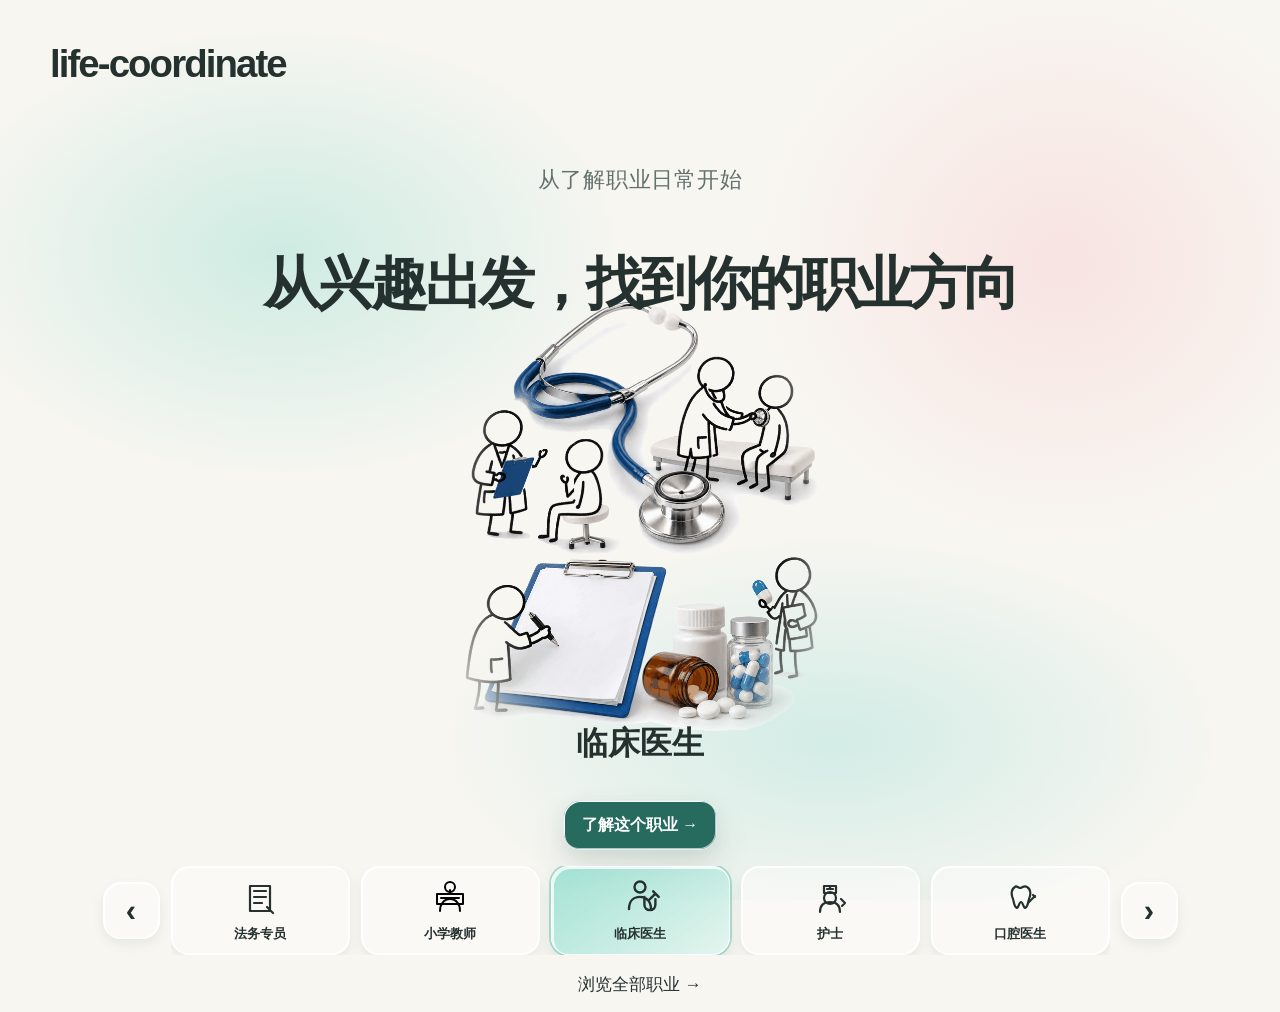
<file: static/index.html>
<!doctype html>
<html lang="zh-CN">
<head>
  <meta charset="utf-8">
  <meta name="viewport" content="width=device-width,initial-scale=1">
  <title>life-coordinate · 职业与选科探索</title>
  <style>
    :root{--mint:#abe9af;--mint2:#86bb8c;--ink:#0b0b09;--paper:#faf7ea;--yellow:#fff48d}
    *{box-sizing:border-box}body{margin:0;background:var(--mint);color:var(--ink);font-family:Arial,"PingFang SC",sans-serif}button{font:inherit;cursor:pointer;border:0;color:inherit}a{color:inherit}header{height:118px;padding:35px 3.3%;display:flex;align-items:flex-start;justify-content:space-between}header .brand{font-size:clamp(27px,3vw,43px);font-weight:800;letter-spacing:-.05em;text-decoration:none}header .live{font-size:16px;letter-spacing:.02em;padding-top:10px}.page{min-height:calc(100vh - 118px);display:none}.page.active{display:block}.entry{text-align:center;padding:32px 20px 15px}.eyebrow{font-size:clamp(16px,1.7vw,24px);letter-spacing:.035em}.entry h1{font-size:clamp(56px,7vw,110px);line-height:1;letter-spacing:-.055em;margin:32px auto 15px;font-weight:800}.art-wrap{height:300px;display:grid;place-items:center;position:relative}.pixels{position:absolute;width:236px;height:206px;display:grid;grid-template-columns:repeat(10,1fr);gap:4px;opacity:.6}.pixels i{background:#638d68}.placeholder{position:relative;display:grid;place-items:center;background:var(--ink);color:#fff;width:222px;height:202px;border:3px solid #8344fa;font-weight:700}.caption{font-size:32px;font-weight:800;margin:0 0 33px}.dock{background:var(--ink);padding:14px;display:flex;gap:11px;width:min(1075px,95vw);margin:auto;align-items:center}.dock button{height:57px;background:var(--mint2);font-weight:700}.dock button.selected{background:var(--mint)}.dock .arrow{width:57px;flex:none;background:var(--mint);font-size:31px;line-height:1}.dock .career{flex:1;min-width:0;padding:0 7px;font-size:15px}.skip{display:inline-block;margin:17px auto 0;background:none;font-size:17px;text-decoration:none}.inner{max-width:1100px;margin:auto;padding:20px 25px 70px}.kicker{font-size:13px;letter-spacing:.15em}.big{font-size:clamp(47px,6vw,78px);line-height:1.04;letter-spacing:-.055em;margin:40px 0 12px}.lede{font-size:20px;max-width:750px;line-height:1.55}.panel{background:#fff;padding:32px;margin-top:35px}.panel.yellow{background:var(--yellow)}.detail-grid{display:grid;grid-template-columns:1fr 1fr;gap:24px}.detail-grid h3{font-size:19px;margin:0 0 12px}.detail-grid li{margin:8px 0}.actions{display:flex;gap:12px;flex-wrap:wrap;margin-top:26px}.primary,.secondary{padding:14px 19px;font-weight:700}.primary{background:var(--ink);color:var(--mint)}.secondary{background:var(--mint2)}.cards,.results{display:grid;grid-template-columns:repeat(5,1fr);gap:12px;margin-top:32px}.cards button,.results article{background:#fff;text-align:left;padding:20px;min-height:145px}.cards button:hover,.dock button:hover{outline:3px solid #8344fa}.cards strong{display:block;font-size:20px;margin:18px 0 9px}.cards small{font-size:13px;line-height:1.5}.subjects{display:flex;gap:12px;flex-wrap:wrap;margin:25px 0}.subjects button{background:#d6ead2;padding:13px 23px;font-weight:700}.subjects button.on{background:var(--ink);color:var(--mint)}.results{grid-template-columns:repeat(2,1fr)}.results article{min-height:120px}.results strong{font-size:22px}.results p{margin:10px 0}.meta{font-size:12px;opacity:.7}.hidden{display:none!important}@media(max-width:850px){header{height:95px}.entry{padding-top:18px}.entry h1{margin-top:25px}.art-wrap{height:255px}.caption{font-size:25px}.dock{overflow-x:auto;justify-content:flex-start}.dock .career{flex:none;width:120px}.detail-grid{grid-template-columns:1fr}.cards{grid-template-columns:repeat(2,1fr)}.results{grid-template-columns:1fr}}@media(max-width:520px){header .live{font-size:12px}.entry h1{font-size:54px}.cards{grid-template-columns:1fr}}
    .site-nav{display:flex;gap:48px;align-items:center;padding-top:12px}.site-nav a{text-decoration:none;font-size:19px}.site-nav a:hover{text-decoration:underline}body.is-entry .site-nav{display:none}body:not(.is-entry) header{height:101px;margin:0 2.7%;padding:25px 1% 15px;border-bottom:2px solid var(--ink)}
    .entry h1{font-size:clamp(34px,4.48vw,70px);max-width:1200px;line-height:1.12;margin-top:55px}.dock .career{display:grid;place-items:center;padding:5px}.mini-art{display:block;width:42px;height:42px;background:transparent;border:0;position:relative;overflow:visible}.mini-art:before,.mini-art:after{display:none}.mini-art svg{display:block;width:42px;height:42px;stroke:var(--ink);fill:none}.dock .career.selected .mini-art{transform:scale(1.1)}
    .art-wrap .entry-art{position:relative;z-index:1;width:auto;height:100%;max-width:min(430px,72vw);max-height:100%;object-fit:contain;object-position:center;border:0;background:transparent;display:block}.detail-grid{grid-template-columns:minmax(0,44%) minmax(0,56%);gap:18px}.detail-copy{padding:5px 18px 5px 0}.detail-copy h3:not(:first-child){margin-top:25px}.detail-illustration{min-height:430px;background:var(--paper);border:0;display:flex;align-items:center;justify-content:center;overflow:hidden}.detail-illustration img{width:100%;height:100%;min-height:430px;object-fit:contain;object-position:center;display:block}
    .explore-layout{max-width:1660px;padding:0 2% 30px}.explore-layout .big{font-size:clamp(46px,5.4vw,86px);white-space:nowrap;margin:18px 0 33px}.explore-body{display:grid;grid-template-columns:19% minmax(0,1fr);gap:2%;height:calc(100vh - 350px);min-height:460px;overflow:hidden}.explore-sidebar{background:#fff;display:grid;place-items:center;min-height:0;height:100%;font-size:28px;font-weight:800}.explore-layout .cards{display:grid;grid-template-columns:repeat(4,minmax(0,1fr));align-content:start;gap:18px;margin:0;height:100%;overflow-y:scroll;padding:0 12px 18px 0;scrollbar-gutter:stable}.explore-layout .cards::-webkit-scrollbar{width:10px}.explore-layout .cards::-webkit-scrollbar-track{background:rgba(255,255,255,.38);border-radius:10px}.explore-layout .cards::-webkit-scrollbar-thumb{background:var(--ink);border-radius:10px}.explore-layout .cards button,.explore-layout .cards .empty-card{background:#fff;height:220px;min-height:220px;padding:27px;text-align:left;overflow:hidden}.explore-layout .cards .empty-card{pointer-events:none}.explore-layout .cards strong{display:-webkit-box;overflow:hidden;-webkit-box-orient:vertical;-webkit-line-clamp:2;font-size:27px;line-height:1.2;margin:27px 0 19px}.explore-layout .cards small{display:-webkit-box;overflow:hidden;-webkit-box-orient:vertical;-webkit-line-clamp:3;font-size:16px;line-height:1.5;color:#59594e}.explore-help{font-size:20px;margin:29px 0 0}
    .explore-toolbar{display:flex;align-items:center;margin:-14px 0 30px}.explore-toolbar .search-box{position:relative;width:min(780px,100%)}.explore-toolbar input{width:100%;height:66px;padding:14px 22px 14px 68px;border:1px solid rgba(255,255,255,.85);border-radius:18px;background:linear-gradient(110deg,rgba(225,247,240,.72),rgba(255,244,245,.72));box-shadow:0 10px 28px rgba(65,96,91,.16),inset 0 1px 0 rgba(255,255,255,.9);font:inherit;font-size:22px;color:var(--ink);outline:none}.explore-toolbar input::placeholder{color:#6c7673}.explore-toolbar input:focus{border-color:rgba(131,68,250,.72);box-shadow:0 0 0 3px rgba(131,68,250,.18),0 10px 28px rgba(65,96,91,.16)}.search-icon{position:absolute;left:22px;top:50%;width:24px;height:24px;border:3px solid var(--ink);border-radius:50%;transform:translateY(-58%);pointer-events:none}.search-icon:after{content:"";position:absolute;width:12px;height:3px;background:var(--ink);right:-9px;bottom:-5px;transform:rotate(45deg);transform-origin:left center}.explore-sidebar{display:flex;flex-direction:column;align-items:stretch;justify-content:center;gap:0}.explore-sidebar button{background:transparent;text-align:left;padding:9px 28px;font-weight:800}.explore-sidebar button.active{background:var(--ink);color:var(--mint)}
    .illustration-placeholder{width:78%;min-height:260px;display:grid;place-items:center;background:var(--ink);color:#fff;border:3px solid #8344fa;font-weight:700}button:focus-visible,a:focus-visible,input:focus-visible{outline:3px solid #8344fa;outline-offset:3px}.route-error{background:#fff;padding:32px;margin-top:35px;max-width:760px}.route-error h2{margin-top:0}
    .page[data-page="reverse"] .panel{max-height:calc(100vh - 430px);min-height:260px;overflow:hidden}.page[data-page="reverse"] .panel .results{max-height:calc(100vh - 535px);overflow-y:auto;align-content:start;padding:0 12px 18px 0;scrollbar-gutter:stable}.page[data-page="reverse"] .panel .results::-webkit-scrollbar{width:10px}.page[data-page="reverse"] .panel .results::-webkit-scrollbar-track{background:rgba(255,255,255,.38);border-radius:10px}.page[data-page="reverse"] .panel .results::-webkit-scrollbar-thumb{background:var(--ink);border-radius:10px}
    .result-card{background:#f4f7fa;text-align:left;padding:20px;min-height:140px}.result-card:hover{outline:3px solid #8344fa}.result-card strong{display:block;font-size:22px}.result-card p{margin:12px 0}
    @media(max-width:1000px){.site-nav{gap:20px}.site-nav a{font-size:15px}.explore-layout .big{white-space:normal}.explore-layout .cards{gap:9px}.explore-layout .cards button,.explore-layout .cards .empty-card{height:195px;padding:15px;min-height:195px}.explore-layout .cards strong{font-size:22px}.explore-layout .cards small{font-size:12px}}
    @media(max-width:700px){body:not(.is-entry) header{height:auto;min-height:85px}.site-nav{gap:10px;flex-wrap:wrap}.site-nav a{font-size:13px}.explore-body{grid-template-columns:1fr;height:calc(100vh - 330px);min-height:420px}.explore-sidebar{height:auto;min-height:75px;flex-direction:row;overflow-x:auto}.explore-sidebar button{flex:0 0 auto}.explore-layout .cards{grid-template-columns:repeat(2,minmax(0,1fr));margin-top:14px}.page[data-page="reverse"] .panel{max-height:calc(100vh - 360px)}.page[data-page="reverse"] .panel .results{max-height:calc(100vh - 465px);grid-template-columns:1fr}.detail-grid{grid-template-columns:1fr}.detail-illustration{min-height:280px}.entry h1{font-size:44px}}
    .explore-layout .cards button{height:auto;overflow:visible}.explore-layout .cards strong{display:block;white-space:nowrap;overflow:visible;-webkit-line-clamp:unset;font-size:30px;line-height:1.2;font-stretch:normal}.explore-layout .cards small{display:block;overflow:visible;-webkit-line-clamp:unset;font-size:14px;line-height:1.5}@media(max-width:1000px){.explore-layout .cards strong{font-size:22px}.explore-layout .cards small{font-size:12px}}
    .explore-toolbar{width:100%}.explore-toolbar .search-box{width:100%}.explore-sidebar{gap:0}.explore-sidebar button{width:100%;min-height:48px}.explore-layout .cards{grid-auto-rows:220px}.explore-layout .cards button{display:grid;grid-template-rows:20px minmax(78px,auto) 1fr;align-content:start;height:220px;min-height:220px;overflow:visible}.explore-layout .cards strong{align-self:start;margin:14px 0 10px}.explore-layout .cards small{font-size:14px;line-height:1.4}
  </style>
  <link rel="stylesheet" href="assets/liquid-glass.css?v=20261010-6">
</head>
<body>
  <header><a class="brand" href="#entry">life-coordinate</a><nav class="site-nav" aria-label="主导航"><a href="#entry">首页</a><a href="#explore">探索职业</a><a href="#reverse">选科反查</a></nav></header>
  <main>
    <section class="page entry active" data-page="entry">
      <div class="eyebrow">从了解职业日常开始</div>
      <h1>从兴趣出发，找到你的职业方向</h1>
      <div class="art-wrap"><img class="entry-art" id="entry-art" src="../career-gif/clinical-doctor.gif" alt="临床医生职业动画"></div>
      <p class="caption" id="entry-caption">临床医生</p><p><button class="primary" id="entry-open">了解这个职业 →</button></p>
      <div class="dock" aria-label="职业选择">
        <button class="arrow" id="prev-career" aria-label="上一个职业">‹</button>
        <div class="career-window" id="career-window"><div class="career-track" id="career-track"></div></div>
        <button class="arrow" id="next-career" aria-label="下一个职业">›</button>
      </div>
      <a class="skip" href="#explore">浏览全部职业 →</a>
    </section>
    <section class="page" data-page="detail"><div class="inner">
      <p class="kicker">CAREER / 反面看日常</p><h2 class="big" id="detail-title"></h2><p class="lede" id="detail-tagline"></p>
      <div class="panel detail-grid"><div class="detail-copy"><h3>每天做什么</h3><ul id="detail-tasks"></ul><h3>在哪里工作</h3><ul id="detail-scenes"></ul><h3>工作节奏</h3><p id="detail-rhythm"></p><p class="meta" id="detail-source"></p></div><div class="detail-illustration"><img id="detail-image" src="../career-gif/clinical-doctor.gif" alt="临床医生职业动画"></div></div>
      <div class="actions"><button class="primary" id="to-subject">查看关联专业与选科要求 →</button><button class="secondary" onclick="location.hash='explore'">换一个职业</button></div>
      <p class="meta">职业描述为项目模拟数据，仅供界面演示。</p>
    </div></section>
    <section class="page" data-page="subject"><div class="inner">
      <p class="kicker">CAREER / 选科要求</p><h2 class="big" id="subject-title"></h2><p class="lede">这些关联专业，分别要求选什么科？</p><div class="results" id="major-results"></div>
      <div class="actions"><button class="primary" onclick="location.hash='reverse'">试试选科反查 →</button></div>
      <p class="reference-notice">专业关联仅用于探索方向，不代表录取或获得执业资格。已核对项是指定院校公布的 2024 年选科要求，供 2026 年参考；“项目尚未核对”表示本项目尚未补齐院校样本，不需要访问者核对。实际报考以院校当年招生计划和章程为准。</p>
    </div></section>
    <section class="page" data-page="explore"><div class="inner explore-layout">
      <h2 class="big">想做什么，现在该选什么科？</h2>
      <div class="explore-toolbar"><label class="search-box"><span class="search-icon" aria-hidden="true"></span><input id="career-search" type="search" placeholder="搜索职业或关键词" aria-label="搜索职业或关键词"></label></div><p id="career-count" role="status" aria-live="polite"></p><div class="explore-body"><aside class="explore-sidebar" aria-label="职业类别导航"><button data-category="全部" class="active">全部</button><button data-category="医">医疗健康</button><button data-category="工">工程技术</button><button data-category="理">科学研究</button><button data-category="文">人文传播</button><button data-category="艺">艺术创意</button><button data-category="商">商业管理</button><button data-category="教">教育培训</button><button data-category="法">法律服务</button></aside><div class="career-list-region"><div class="cards" id="career-cards"></div><div id="career-empty" class="empty-state" hidden><p>当前分类下没有找到相关职业，请尝试其他关键词。</p><button class="secondary" id="reset-career-filters">清除筛选</button></div></div></div>
      <p class="explore-help">点卡片看日常工作，翻到背面，再决定要不要查看选科。</p>
    </div></section>
    <section class="page" data-page="error"><div class="inner"><div class="route-error"><h2>页面数据不存在</h2><p id="route-error-message"></p><div class="actions"><button class="primary" onclick="location.hash='explore'">返回探索职业</button></div></div></div></section>
    <section class="page" data-page="reverse"><div class="inner">
      <p class="kicker">FROM SUBJECTS TO CAREERS</p><h2 class="big">我的选科匹配<br>哪些专业方向？</h2><p class="lede">选择最多 3 科，查看匹配的专业与职业。</p>
      <p class="reference-notice">基于已录入院校的有限样本，仅供选科参考；待核对专业不参与匹配，不代表当年实际可报范围。</p><p id="subject-status" role="status" aria-live="polite">已选 0/3，请至少选择 1 门科目。</p><div class="subjects" id="subject-picker" role="group" aria-label="选考科目" aria-describedby="subject-status"></div><div class="panel"><strong id="match-count" role="status" aria-live="polite"></strong><div class="results" id="reverse-results"></div></div>
      <p class="meta">仅按已录入院校的 2024 年选科要求做参考匹配，不等于 2026 年实际可报。未核对项不参与匹配；以当年招生计划、章程为准。</p>
    </div></section>
  </main>
  <div class="career-overlay" id="career-overlay" hidden role="dialog" aria-modal="true" aria-label="职业日常">
    <button class="overlay-close" id="overlay-close" aria-label="关闭职业日常">×</button>
    <div class="flip-stage" id="flip-stage"><div class="flip-card">
      <div class="flip-face flip-front" aria-hidden="true"><span id="flip-front-category"></span><strong id="flip-front-name"></strong><span>职业日常</span></div>
      <div class="flip-face flip-back"><div class="flip-copy"><p class="kicker">CAREER / 反面看日常</p><h2 id="flip-title"></h2><p id="flip-tagline"></p><h3>每天做什么</h3><ul id="flip-tasks"></ul><h3>在哪里工作</h3><ul id="flip-scenes"></ul><h3>工作节奏</h3><p id="flip-rhythm"></p><p class="meta">职业描述为项目模拟数据，仅供探索参考。</p><button id="flip-subject" class="primary">查看关联专业与选科要求 →</button></div><div class="flip-visual" id="flip-visual"></div></div>
    </div></div>
  </div>
  <script src="assets/site-data.js"></script>
  <script src="assets/ui-common.js?v=20261010-2"></script>
  <script>
    const careers=window.siteData.careers.map(c=>({...c,tasks:c.workday.tasks,scenes:c.workday.scenes,rhythm:c.workday.rhythm,majors:window.siteData.mappings.filter(m=>m.careerId===c.id).map(m=>window.siteData.majors.find(x=>x.id===m.majorId)).filter(Boolean)}));
    const allCareers=careers;
    const majors=window.siteData.majors;
    let selected=0,visualIndex=careers.length,rebaseTimer,chosen=new Set();const filterState={category:'全部',query:''};let lastTrigger=null;const $=s=>document.querySelector(s);const esc=window.siteUI.escape;
    const careerImage=c=>c.id==='primary-teacher'?'assets/career-png/primary-teacher.png':`../career-gif/${c.icon}.gif`;
    const careerIcon=c=>`assets/${c.id==='primary-teacher'?'primary-teacher':c.icon}.svg`;
    $('#career-track').innerHTML=Array.from({length:3},(_,copy)=>careers.map((c,i)=>`<button class="career" data-index="${i}" data-visual="${copy*careers.length+i}" data-career="${c.id}" aria-label="${esc(c.name)}" title="${esc(c.name)}"><img class="mini-art" src="${careerIcon(c)}" alt=""><span>${esc(c.name)}</span></button>`).join('')).join('');
    function previewCareer(i){let c=careers[i];$('#entry-caption').textContent=c.name;$('#entry-art').src=careerImage(c);$('#entry-art').alt=`${c.name}职业插图`}
    function selectCareer(i){selected=((i%careers.length)+careers.length)%careers.length;document.querySelectorAll('.dock .career').forEach(b=>(b.classList.toggle('selected',Number(b.dataset.index)===selected),b.setAttribute('aria-pressed',String(Number(b.dataset.index)===selected))));previewCareer(selected)}
    function centerCareer(behavior='auto'){let b=document.querySelector(`.dock .career[data-visual="${visualIndex}"]`),view=$('#career-window');if(b)view.scrollTo({left:b.offsetLeft-view.clientWidth/2+b.clientWidth/2,behavior})}
    function rebaseCareer(){if(visualIndex<careers.length)visualIndex+=careers.length;else if(visualIndex>=careers.length*2)visualIndex-=careers.length;else return;centerCareer('auto')}
    function detail(id){let c=allCareers.find(x=>x.id===id);if(!c)return showRouteError('找不到这个职业，请从职业列表重新选择。');$('#detail-title').textContent=c.name;$('#detail-tagline').textContent=c.tagline;$('#detail-tasks').innerHTML=c.tasks.map(x=>`<li>${esc(x)}</li>`).join('');$('#detail-scenes').innerHTML=c.scenes.map(x=>`<li>${esc(x)}</li>`).join('');$('#detail-rhythm').textContent=c.rhythm;$('#detail-source').textContent=(c.workday?.source||'项目模拟数据')+' · 仅供参考';$('#detail-image').src=careerImage(c);$('#detail-image').alt=`${c.name}职业插图`;$('#to-subject').onclick=()=>location.hash='subject/'+c.id;}
    function subject(id){let c=allCareers.find(x=>x.id===id);if(!c)return showRouteError('找不到这个职业，请从职业列表重新选择。');$('#subject-title').textContent=c.name+' · 关联专业与选科';$('#major-results').innerHTML=c.majors.length?c.majors.map(m=>`<article>${window.siteUI.majorContent(m)}</article>`).join(''):'<article><strong>暂无专业映射</strong><p>该职业暂不提供选科推断。</p><a href="#explore">返回探索职业</a></article>'}
    function majorFits(m){if(m.subject_stats?.length)return m.subject_stats.some(o=>o.subjects.every(s=>chosen.has(s)));const req=m.subject_required;if(!req)return false;return req.must.every(s=>chosen.has(s))&&(!req.limit.length||(req.any?req.limit.some(s=>chosen.has(s)):req.limit.every(s=>chosen.has(s))))}
    function reverse(){
      if(!chosen.size){$('#match-count').textContent='请选择至少 1 门科目';$('#reverse-results').innerHTML='';return}
      const list=majors.filter(majorFits);
      $('#match-count').textContent=`参考匹配 ${list.length} 个专业（已选 ${chosen.size}/3）`;
      $('#reverse-results').innerHTML=list.length?list.map(m=>{
        const ids=window.siteData.mappings.filter(x=>x.majorId===m.id).map(x=>x.careerId);
        const related=careers.filter(c=>ids.includes(c.id));
        return `<article class="result-card">${window.siteUI.majorContent(m)}<div class="result-actions">${related.length?related.map(c=>`<button class="secondary" data-career="${esc(c.id)}">了解${esc(c.name)} →</button>`).join(''):'<p>暂无关联职业</p>'}</div></article>`;
      }).join(''):'<article class="result-card"><strong>当前样本未匹配到专业</strong><p>这不表示没有可报专业。请调整选科，或返回探索职业。</p><a href="#explore">返回探索职业</a></article>';
    }
    function showRouteError(message){document.querySelectorAll('.page').forEach(x=>x.classList.remove('active'));document.body.classList.remove('is-entry');$('[data-page="error"]').classList.add('active');$('#route-error-message').textContent=message}
    function route(){closeCareer();let [page,id]=location.hash.slice(1).split('/');if(!['entry','detail','subject','explore','reverse'].includes(page))page='entry';document.body.classList.toggle('is-entry',page==='entry');document.querySelectorAll('.page').forEach(x=>x.classList.toggle('active',x.dataset.page===page));if(page==='detail')detail(id);if(page==='subject')subject(id);if(page==='reverse')reverse();document.querySelectorAll('.site-nav a').forEach(a=>{if(a.getAttribute('href')==='#'+page)a.setAttribute('aria-current','page');else a.removeAttribute('aria-current')});window.scrollTo(0,0);if(page==='explore'&&id)openCareer(id);if(page==='entry')requestAnimationFrame(()=>centerCareer())}
    document.querySelectorAll('.dock .career').forEach(b=>{let i=Number(b.dataset.index);b.onmouseenter=()=>previewCareer(i);b.onmouseleave=()=>previewCareer(selected);b.onfocus=()=>previewCareer(i);b.onblur=()=>previewCareer(selected);b.onclick=()=>{selectCareer(i);visualIndex=Number(b.dataset.visual);location.hash='explore/'+careers[i].id}});
    function stepCareer(delta){rebaseCareer();visualIndex+=delta;selectCareer(visualIndex%careers.length);centerCareer('smooth');clearTimeout(rebaseTimer);rebaseTimer=setTimeout(rebaseCareer,420)}
    $('#entry-open').onclick=()=>location.hash='explore/'+careers[selected].id;
    $('#prev-career').onclick=()=>stepCareer(-1);$('#next-career').onclick=()=>stepCareer(1);
    $('#career-cards').innerHTML=careers.map(c=>`<button data-id="${c.id}" data-category="${c.category}"><span class="kicker">${esc(c.category)}</span><strong>${esc(c.name)}</strong><small>${esc(c.tagline)}</small></button>`).join('');
    function renderCareerFilters(){
      let count=0;
      document.querySelectorAll('#career-cards button[data-category]').forEach(button=>{
        const c=careers.find(c=>c.id===button.dataset.id);
        const matches=(filterState.category==='全部'||c.category===filterState.category)&&[c.name,c.tagline,...c.aliases].some(text=>text.toLowerCase().includes(filterState.query));
        button.hidden=!matches;if(matches)count++;
      });
      $('#career-count').textContent=`找到 ${count} 个职业`;
      $('#career-empty').hidden=count>0;$('#career-cards').hidden=count===0;
      document.querySelectorAll('.explore-sidebar button').forEach(button=>{const active=button.dataset.category===filterState.category;button.classList.toggle('active',active);button.setAttribute('aria-pressed',String(active))});
    }
    function closeCareer(resetHash=false){let overlay=$('#career-overlay');if(!overlay||overlay.hidden)return;overlay.hidden=true;$('main').inert=false;$('header').inert=false;$('#flip-stage').classList.remove('flipped');document.body.classList.remove('overlay-open');if(lastTrigger){lastTrigger.focus();lastTrigger=null}if(resetHash&&location.hash.startsWith('#explore/'))location.hash='explore'}
    function openCareer(id){let c=allCareers.find(x=>x.id===id);if(!c)return showRouteError('找不到这个职业，请从职业列表重新选择。');lastTrigger=document.activeElement;$('#flip-front-category').textContent=c.category;$('#flip-front-name').textContent=c.name;$('#flip-title').textContent=c.name;$('#flip-tagline').textContent=c.tagline;$('#flip-tasks').innerHTML=c.tasks.map(x=>`<li>${esc(x)}</li>`).join('');$('#flip-scenes').innerHTML=c.scenes.map(x=>`<li>${esc(x)}</li>`).join('');$('#flip-rhythm').textContent=c.rhythm;$('#flip-visual').innerHTML=`<img src="${careerImage(c)}" alt="${esc(c.name)}职业插图" loading="lazy">`;$('#flip-subject').onclick=()=>location.hash='subject/'+c.id;$('#career-overlay').hidden=false;$('main').inert=true;$('header').inert=true;document.body.classList.add('overlay-open');requestAnimationFrame(()=>$('#flip-stage').classList.add('flipped'));$('#overlay-close').focus()}
    $('#career-cards').onclick=e=>{let b=e.target.closest('button[data-id]');if(b)openCareer(b.dataset.id)};
    $('.explore-sidebar').onclick=e=>{let b=e.target.closest('button[data-category]');if(!b)return;filterState.category=b.dataset.category;renderCareerFilters()};
    $('#reset-career-filters').onclick=()=>{filterState.category='全部';filterState.query='';$('#career-search').value='';renderCareerFilters();$('#career-search').focus()};
    $('#career-search').oninput=e=>{filterState.query=e.target.value.trim().toLowerCase();renderCareerFilters()};
    $('#overlay-close').onclick=()=>closeCareer(true);$('#career-overlay').onclick=e=>{if(e.target.id==='career-overlay')closeCareer(true)};document.addEventListener('keydown',e=>{if(e.key==='Escape')closeCareer(true)});
    $('#reverse-results').onclick=e=>{let b=e.target.closest('button[data-career]');if(b)openCareer(b.dataset.career)};
    $('#subject-picker').innerHTML=['物理','化学','生物','政治','历史','地理','技术'].map(x=>`<button data-subject="${x}" aria-pressed="false">${x}</button>`).join('');
    function updateSubjects(){
      document.querySelectorAll('#subject-picker button').forEach(b=>{const on=chosen.has(b.dataset.subject);b.classList.toggle('on',on);b.setAttribute('aria-pressed',String(on));b.setAttribute('aria-disabled',String(!on&&chosen.size===3));b.textContent=(on?'✓ ':'')+b.dataset.subject});
      $('#subject-status').textContent=`已选 ${chosen.size}/3。`+(chosen.size===3?'已达上限，请先取消一门，再选择其他科目。':chosen.size?'还可继续选择科目。':'请至少选择 1 门科目。');
    }
    $('#subject-picker').onclick=e=>{const b=e.target.closest('button[data-subject]');if(!b)return;const v=b.dataset.subject;if(chosen.has(v))chosen.delete(v);else if(chosen.size<3)chosen.add(v);updateSubjects();reverse()};
    document.querySelector('#career-overlay').addEventListener('keydown',e=>{if(e.key!=='Tab')return;const focusable=[...$('#career-overlay').querySelectorAll('button,[href],input,select,textarea,[tabindex]:not([tabindex="-1"])')];const first=focusable[0],last=focusable[focusable.length-1];if(e.shiftKey&&document.activeElement===first){e.preventDefault();last.focus()}else if(!e.shiftKey&&document.activeElement===last){e.preventDefault();first.focus()}});
    selectCareer(0);renderCareerFilters();window.addEventListener('hashchange',route);document.querySelectorAll('a[href^="#"]').forEach(a=>a.addEventListener('click',()=>setTimeout(route,0)));route();
  </script>
</body>
</html>
</file>
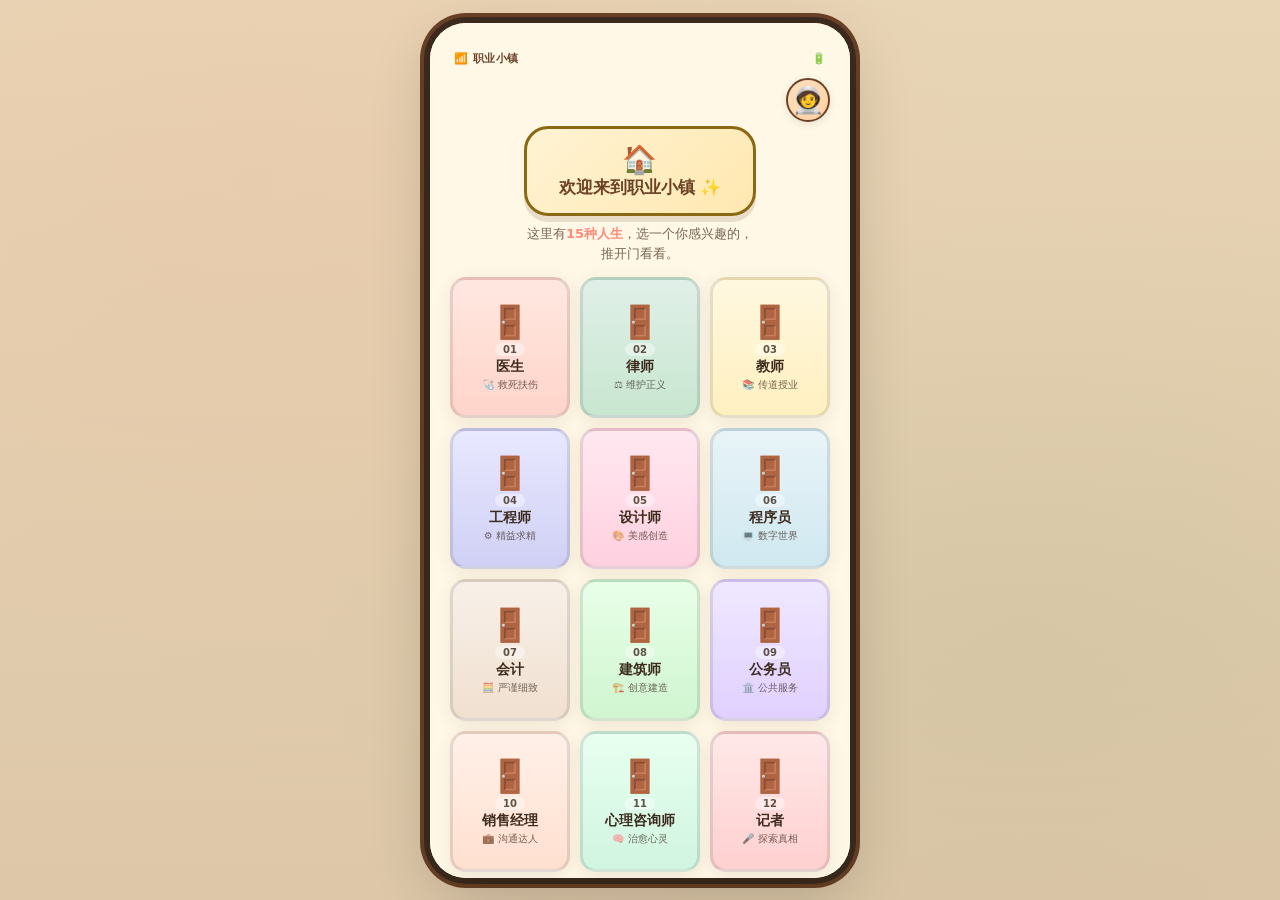
<file: V1.0/index.html>
<!DOCTYPE html>
<html lang="zh-CN">
<head>
  <meta charset="UTF-8">
  <meta name="viewport" content="width=device-width, initial-scale=1.0, user-scalable=no">
  <title>人生坐标系 · 高一选科与生涯规划助手</title>
  <link rel="stylesheet" href="style.css">
</head>
<body>

  <div class="phone">

    <!-- ============================================
    Screen 1: 职业小镇首页
    ============================================ -->
    <div class="screen active" id="screen-town">
      <div class="status-bar">
        <span>📶 职业小镇</span>
        <span>🔋</span>
      </div>

      <!-- 右上角探险家头像 -->
      <div class="avatar-row">
        <div class="avatar">🧑‍🚀</div>
      </div>

      <!-- 像素风招牌 -->
      <div class="town-header">
        <div class="town-sign">
          <span class="sign-icon">🏠</span>
          <span class="sign-text">欢迎来到职业小镇 ✨</span>
        </div>
      </div>

      <!-- 副标题引导 -->
      <p class="town-subtitle">
        这里有<span class="highlight">15种人生</span>，选一个你感兴趣的，<br>推开门看看。
      </p>

      <!-- 15扇职业门网格（JS 动态渲染） -->
      <div class="door-grid" id="doorGrid">
        <!-- 由 renderDoors() 动态生成 -->
      </div>

      <!-- 底部引导提示 -->
      <div class="town-tip">💡 小提示：跟着直觉走，选最吸引你的那扇门~</div>

      <!-- 页面指示器 -->
      <div class="page-indicator">
        <div class="page-dot active" title="首页"></div>
        <div class="page-dot" title="测试页" onclick="showScreen('screen-test')" style="cursor:pointer"></div>
        <div class="page-dot" title="报告页" onclick="showScreen('screen-report')" style="cursor:pointer"></div>
      </div>
    </div>

    <!-- ============================================
    Screen 2: 天赋觉醒舱
    ============================================ -->
    <div class="screen" id="screen-test">
      <div class="status-bar">
        <span>🔮 天赋觉醒舱</span>
        <span>⚡</span>
      </div>

      <!-- 页面内容将在后续步骤中实现 -->

      <!-- 页面指示器 -->
      <div class="page-indicator">
        <div class="page-dot" title="首页" onclick="showScreen('screen-town')" style="cursor:pointer"></div>
        <div class="page-dot active" title="测试页"></div>
        <div class="page-dot" title="报告页" onclick="showScreen('screen-report')" style="cursor:pointer"></div>
      </div>
    </div>

    <!-- ============================================
    Screen 3: 角色面板报告
    ============================================ -->
    <div class="screen" id="screen-report">
      <div class="status-bar">
        <span>📜 角色面板</span>
        <span>⭐</span>
      </div>

      <!-- 页面内容将在后续步骤中实现 -->

      <!-- 页面指示器 -->
      <div class="page-indicator">
        <div class="page-dot" title="首页" onclick="showScreen('screen-town')" style="cursor:pointer"></div>
        <div class="page-dot" title="测试页" onclick="showScreen('screen-test')" style="cursor:pointer"></div>
        <div class="page-dot active" title="报告页"></div>
      </div>
    </div>

  </div><!-- /phone -->

  <!-- ============================================
  Modal Overlay: 职业详情模态框
  ============================================ -->
  <div class="overlay" id="modalOverlay">
    <div class="modal" id="modalContent">
      <button class="modal-close" id="modalCloseBtn" aria-label="关闭">✕</button>

      <div class="album-title" id="modalTitle">📸 律师的一天</div>
      <div class="album-motto" id="modalMotto">⚖️ 用逻辑为正义辩护</div>

      <!-- 场景轮播 -->
      <div class="scene-carousel">
        <div class="scene-img" id="sceneImg">📚</div>
        <div class="scene-bubble" id="sceneBubble">"8:00 到律所，一杯咖啡开始阅卷 📚"</div>
        <div class="scene-dots" id="sceneDots">
          <div class="scene-dot active"></div>
          <div class="scene-dot"></div>
          <div class="scene-dot"></div>
        </div>
      </div>

      <!-- CTA 主按钮 -->
      <button class="btn btn-primary" id="modalCtaBtn" onclick="goToTest()">
        🎮 我想扮演这个角色，开始天赋检测 →
      </button>

      <!-- 次要按钮 -->
      <button class="btn btn-outline" id="modalBackBtn" onclick="closeModal()">
        🚪 回到小镇，再看看其他职业
      </button>
    </div>
  </div>

  <!-- 引入数据与角色脚本 -->
  <script src="data.js"></script>
  <script src="character.js"></script>

  <script>
  'use strict';

  /* ============================================
     页面切换系统
  ============================================ */
  var SCREEN_ORDER = ['screen-town', 'screen-test', 'screen-report'];

  function showScreen(screenId) {
    document.querySelectorAll('.screen').forEach(function(s) {
      s.classList.remove('active');
    });
    document.getElementById(screenId).classList.add('active');

    var activeIndex = SCREEN_ORDER.indexOf(screenId);
    document.querySelectorAll('#' + screenId + ' .page-dot').forEach(function(dot, i) {
      dot.classList.toggle('active', i === activeIndex);
    });
  }

  /* ============================================
     动态渲染职业门（从 CAREERS 数据）
  ============================================ */
  function renderDoors() {
    var grid = document.getElementById('doorGrid');
    if (!grid || typeof CAREERS === 'undefined') return;

    grid.innerHTML = '';

    CAREERS.forEach(function(career) {
      var door = document.createElement('div');
      door.className = 'door door-' + career.doorColor;
      door.setAttribute('data-career-id', career.id);

      door.setAttribute('role', 'button');
      door.setAttribute('aria-label', career.name + '，' + career.doorSub);
      door.setAttribute('tabindex', '0');
      door.innerHTML =
        '<span class="door-icon">🚪</span>' +
        '<span class="door-num">' + career.doorNum + '</span>' +
        '<span class="door-name">' + career.name + '</span>' +
        '<span class="door-sub">' + career.doorSub + '</span>';

      // 点击事件：开门动画 → 模态框
      door.addEventListener('click', function() {
        openModal(career);
      });

      grid.appendChild(door);
    });
  }

  /* ============================================
     模态框系统
  ============================================ */
  var currentCareerId = null;
  var currentScene = 0;
  var sceneTimer = null;

  /* 根据职业 ID 查找职业数据 */
  function findCareerById(careerId) {
    for (var i = 0; i < CAREERS.length; i++) {
      if (CAREERS[i].id === careerId) return CAREERS[i];
    }
    return CAREERS[0]; // 兜底：返回第一个职业
  }

  /* 根据职业对象查找职业数据 */
  function findCareerByName(name) {
    for (var i = 0; i < CAREERS.length; i++) {
      if (CAREERS[i].name === name) return CAREERS[i];
    }
    return CAREERS[0];
  }

  /* 打开模态框 */
  function openModal(career) {
    currentCareerId = career.id;
    currentScene = 0;

    // 1. 开门动画：给被点击的门添加动画类
    var clickedDoor = document.querySelector('.door[data-career-id="' + career.id + '"]');
    if (clickedDoor) {
      clickedDoor.classList.add('door-opening');
      // 动画结束后移除类并显示模态框
      setTimeout(function() {
        if (clickedDoor) {
          clickedDoor.classList.remove('door-opening');
        }
        showModalPanel(career);
      }, 500);
    } else {
      // 兜底：直接显示模态框
      showModalPanel(career);
    }
  }

  /* 显示模态框面板并填充数据 */
  function showModalPanel(career) {
    // 更新标题和文案
    document.getElementById('modalTitle').textContent = '📸 ' + career.name + '的一天';
    document.getElementById('modalMotto').textContent = career.emoji + ' ' + career.motto;

    // 更新场景
    updateScene(career);

    // 更新 CTA 按钮，存储职业 ID
    var ctaBtn = document.getElementById('modalCtaBtn');
    ctaBtn.setAttribute('data-career-id', career.id);

    // 显示蒙层
    document.getElementById('modalOverlay').classList.add('show');
  }

  /* 更新场景展示 */
  function updateScene(career) {
    if (!career) {
      career = findCareerById(currentCareerId);
    }

    var sceneIdx = currentScene % 3;

    document.getElementById('sceneImg').textContent = career.scenes[sceneIdx];
    document.getElementById('sceneBubble').textContent = career.bubbles[sceneIdx];

    // 更新指示点
    var dots = document.querySelectorAll('#sceneDots .scene-dot');
    dots.forEach(function(dot, i) {
      dot.classList.toggle('active', i === sceneIdx);
    });
  }

  /* 场景图点击：切换到下一张 */
  function nextScene() {
    currentScene = (currentScene + 1) % 3;
    var career = findCareerById(currentCareerId);
    updateScene(career);
  }

  /* 关闭模态框 */
  function closeModal() {
    document.getElementById('modalOverlay').classList.remove('show');
  }

  /* 跳转到测试页 */
  function goToTest() {
    // 优先使用全局变量，兜底从 CTA 按钮 data 属性读取
    var careerId = currentCareerId;
    if (!careerId) {
      var ctaBtn = document.getElementById('modalCtaBtn');
      careerId = ctaBtn ? ctaBtn.getAttribute('data-career-id') : null;
    }
    // 最终兜底
    if (!careerId) {
      careerId = (typeof CAREERS !== 'undefined' && CAREERS.length > 0) ? CAREERS[0].id : 'doctor';
    }
    console.log('🚀 跳转测试页 · 职业ID:', careerId);
    closeModal();
    // 延迟等模态框关闭动画结束后跳转
    setTimeout(function() {
      window.location.href = 'test.html?career=' + encodeURIComponent(careerId);
    }, 400);
  }

  /* ============================================
     事件绑定（提取为独立函数，确保两种路径都执行）
  ============================================ */
  function bindModalEvents() {
    var sceneImg = document.getElementById('sceneImg');
    var closeBtn = document.getElementById('modalCloseBtn');
    var overlay = document.getElementById('modalOverlay');
    var backBtn = document.getElementById('modalBackBtn');
    var ctaBtn = document.getElementById('modalCtaBtn');

    if (sceneImg)  sceneImg.addEventListener('click', nextScene);
    if (closeBtn)  closeBtn.addEventListener('click', closeModal);
    if (backBtn)   backBtn.addEventListener('click', closeModal);
    if (ctaBtn)    ctaBtn.addEventListener('click', goToTest);

    if (overlay) {
      overlay.addEventListener('click', function(e) {
        if (e.target === overlay) closeModal();
      });
    }
  }

  function initIndexPage() {
    renderDoors();
    bindModalEvents();
  }

  if (document.readyState === 'loading') {
    document.addEventListener('DOMContentLoaded', initIndexPage);
  } else {
    // DOM 已就绪（缓存/回流场景），立即初始化
    initIndexPage();
  }
  </script>

</body>
</html>
</file>
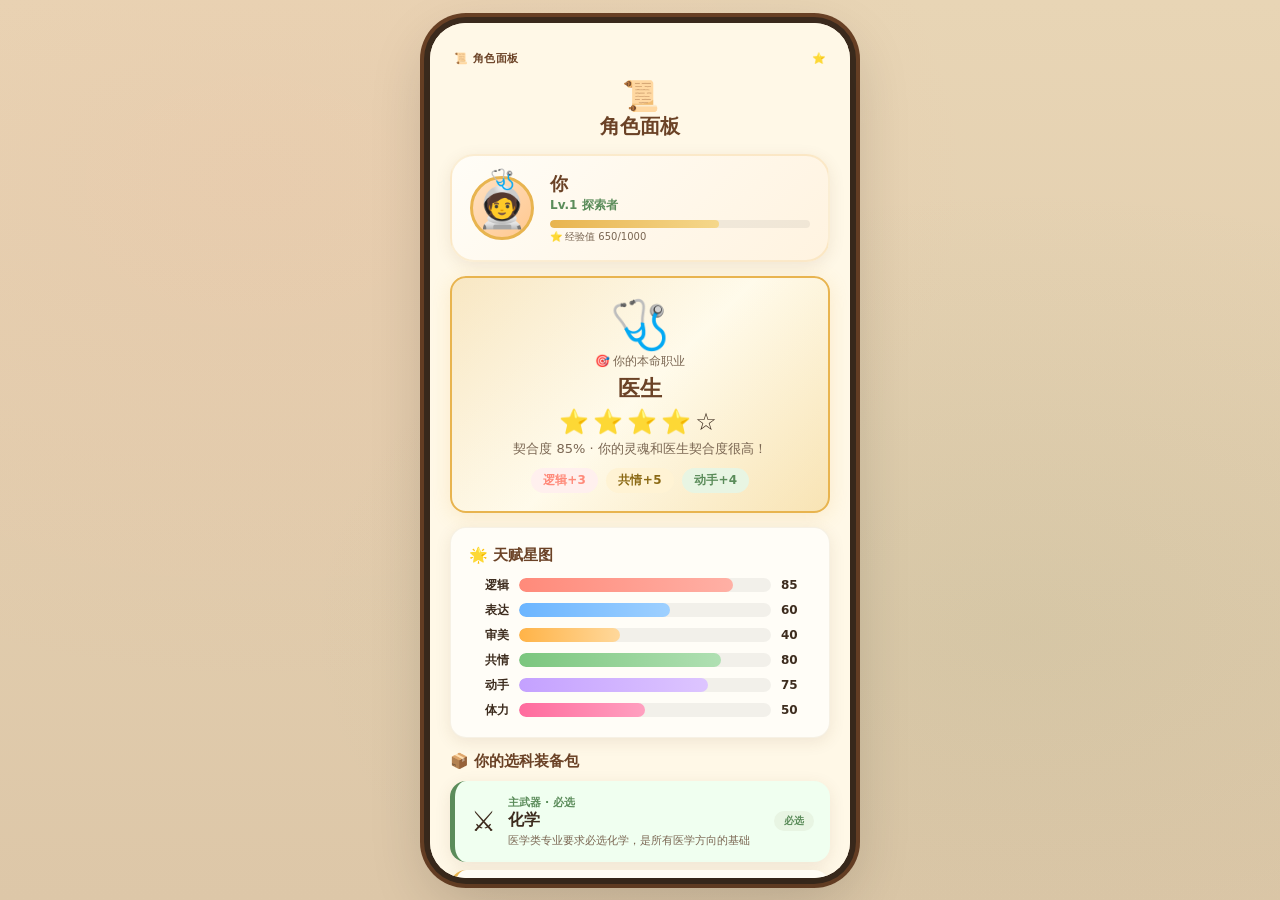
<file: V1.0/report.html>
<!DOCTYPE html>
<html lang="zh-CN">
<head>
  <meta charset="UTF-8">
  <meta name="viewport" content="width=device-width, initial-scale=1.0, user-scalable=no">
  <title>角色面板 · 人生坐标系</title>
  <link rel="stylesheet" href="style.css">
</head>
<body>

  <div class="phone">

    <!-- ============================================
    Screen: 角色面板报告
    ============================================ -->
    <div class="screen single" id="screen-report">

      <!-- 状态栏 -->
      <div class="status-bar">
        <span>📜 角色面板</span>
        <span>⭐</span>
      </div>

      <!-- 页面标题 -->
      <div class="report-header">
        <div class="icon">📜</div>
        <div class="title">角色面板</div>
      </div>

      <!-- ==========================================
      英雄卡片（角色区）
      ========================================== -->
      <div class="hero-card reveal-item" id="heroCard">
        <div class="hero-avatar">
          <span class="hero-hat" id="heroHat">⚖️</span>
          🧑‍🚀
        </div>
        <div class="hero-info">
          <div class="hero-name">你</div>
          <div class="hero-level" id="heroLevel">Lv.1 探索者</div>
          <div class="hero-xp-bar">
            <div class="hero-xp-fill" id="heroXpFill" style="width: 65%;"></div>
          </div>
          <div class="hero-xp-text" id="heroXpText">⭐ 经验值 650/1000</div>
        </div>
      </div>

      <!-- ==========================================
      本命职业卡
      ========================================== -->
      <div class="career-card reveal-item" id="careerCard">
        <div class="career-icon" id="careerIcon">⚖️</div>
        <div class="career-card-label">🎯 你的本命职业</div>
        <div class="career-name" id="careerName">律师</div>
        <div class="career-stars" id="careerStars">⭐⭐⭐⭐⭐</div>
        <div class="career-match" id="careerMatch">契合度 87% · 你的灵魂和律师高度共振！</div>
        <div class="career-tags" id="careerTags">
          <span class="tag tag-coral">逻辑+3</span>
          <span class="tag tag-gold">表达+5</span>
          <span class="tag tag-green">正义感+4</span>
        </div>
      </div>

      <!-- ==========================================
      天赋星图（F18）
      ========================================== -->
      <div class="card radar-card reveal-item">
        <div class="radar-title">🌟 天赋星图</div>
        <div class="radar-bars" id="radarBars">
          <!-- JS 动态渲染 6 条技能条 -->
        </div>
      </div>

      <!-- ==========================================
      选科装备推荐（F19）
      ========================================== -->
      <div class="equip-section reveal-item">
        <div class="equip-title">📦 你的选科装备包</div>
        <div id="equipCards">
          <!-- JS 动态渲染 3 张装备卡片 -->
        </div>
      </div>

      <!-- ==========================================
      目标专业与学科分数（F20）
      ========================================== -->
      <!-- 推荐专业 -->
      <div class="card majors-card reveal-item">
        <div class="majors-title">📖 推荐专业</div>
        <ul class="majors-list" id="majorsList">
          <!-- JS 动态渲染 -->
        </ul>
      </div>

      <!-- 学科分数表格 -->
      <div class="card score-section reveal-item">
        <div class="score-title">📊 学科分数要求（浙江新高考满分制）</div>
        <div style="overflow-x: auto;">
          <table class="score-table" id="scoreTable">
            <!-- JS 动态渲染 -->
          </table>
        </div>
      </div>

      <!-- ==========================================
      隐藏副本（F22）—— 条件触发：hasArtPath
      ========================================== -->
      <div class="dungeon-section reveal-item" id="dungeonSection" style="display: none;">
        <div class="dungeon-toggle" id="dungeonToggle" role="button" tabindex="0" aria-label="展开隐藏副本，查看艺考路线" onclick="toggleDungeon()">
          <span>🎉 隐藏副本解锁！</span>
          <span class="dungeon-arrow" id="dungeonArrow">▼</span>
        </div>
        <div class="dungeon-content" id="dungeonContent">
          <!-- JS 动态渲染 -->
        </div>
      </div>

      <!-- 底部操作按钮 -->
      <div class="report-actions" style="display: flex; gap: 10px; margin-top: 6px;">
        <a class="btn btn-outline" href="index.html" style="flex:1;">🔄 重新探索</a>
        <button class="btn btn-primary" style="flex:1;" onclick="alert('请在浏览器中使用系统截图功能保存 📸')">📸 截图保存角色面板</button>
      </div>

      <!-- 页面指示器 -->
      <div class="page-indicator">
        <div class="page-dot" title="首页"></div>
        <div class="page-dot" title="测试页"></div>
        <div class="page-dot active" title="报告页"></div>
      </div>

    </div>

  </div><!-- /phone -->

  <!-- 引入数据与角色脚本 -->
  <script src="data.js"></script>
  <script src="character.js"></script>

  <script>
  'use strict';

  /* ============================================
     数据加载
  ============================================ */

  // 1. 读取 URL 参数
  var params = new URLSearchParams(window.location.search);
  var careerId = params.get('career');

  // 2. 读取 localStorage 测试结果
  var testResult = null;
  try {
    var raw = localStorage.getItem('testResult');
    if (raw) {
      testResult = JSON.parse(raw);
    }
  } catch (e) {
    console.warn('⚠️ localStorage 数据解析失败，使用默认值');
  }

  // 3. 如果 URL 无 career 参数但 localStorage 有，从 localStorage 取
  if (!careerId && testResult && testResult.careerId) {
    careerId = testResult.careerId;
  }

  // 4. 兜底：默认第一个职业（医生）
  if (!careerId) {
    careerId = CAREERS.length > 0 ? CAREERS[0].id : 'doctor';
  }

  console.log('📜 角色面板 · 职业ID:', careerId);
  console.log('📦 localStorage 测试数据:', testResult ? '存在' : '无');

  /* ============================================
     查找职业数据
  ============================================ */
  function findCareer(id) {
    for (var i = 0; i < CAREERS.length; i++) {
      if (CAREERS[i].id === id) return CAREERS[i];
    }
    return null;
  }

  var career = findCareer(careerId);

  // 5. 职业 ID 不存在 → 显示错误提示并自动跳回首页
  if (!career) {
    var screen = document.getElementById('screen-report');
    screen.innerHTML =
      '<div style="text-align:center;padding:60px 20px;">' +
      '<div style="font-size:64px;">🔍</div>' +
      '<h2 style="color:#6B4226;margin:16px 0;">职业未找到</h2>' +
      '<p style="color:#7A6652;margin-bottom:8px;">找不到职业「' + careerId + '」的数据</p>' +
      '<p style="color:#7A6652;font-size:12px;">3 秒后自动返回职业小镇...</p>' +
      '<a href="index.html" style="color:#FF8A7A;font-weight:700;">← 立即返回</a>' +
      '</div>';
    setTimeout(function() {
      window.location.href = 'index.html';
    }, 3000);
    // 停止后续执行
    throw new Error('Career not found: ' + careerId);
  }

  /* ============================================
     渲染页面
  ============================================ */

  // --- 计算用户维度得分（提前计算，供匹配度使用） ---
  var dims = career.dimensions;
  var DIM_KEYS = ['logic', 'expression', 'aesthetic', 'empathy', 'handsOn', 'physical'];

  var userScores = {};
  if (testResult && testResult.dimensionScores) {
    // 用户测试得分（原始 0-20 → 标准化为 0-100）
    var ds = testResult.dimensionScores;
    DIM_KEYS.forEach(function(k) {
      userScores[k] = Math.round((ds[k] || 0) * 5);
    });
  } else {
    // 无测试数据 → 使用职业默认值
    DIM_KEYS.forEach(function(k) {
      userScores[k] = dims[k];
    });
  }

  // --- 动态计算匹配度 ---
  var dynamicMatch, dynamicStars;

  if (testResult && testResult.dimensionScores) {
    // 有测试数据：相似度 = 100 - |用户得分 - 职业维度值|，取 6 维平均
    var similaritySum = 0;
    DIM_KEYS.forEach(function(k) {
      var diff = Math.abs(userScores[k] - dims[k]);
      similaritySum += Math.max(0, 100 - diff);
    });
    dynamicMatch = Math.round(similaritySum / DIM_KEYS.length);
  } else {
    // 无测试数据：使用职业默认匹配度
    dynamicMatch = career.matchRate;
  }

  // 动态星级：>=90 → 5, >=75 → 4, >=60 → 3, >=45 → 2, else 1
  if (dynamicMatch >= 90) dynamicStars = 5;
  else if (dynamicMatch >= 75) dynamicStars = 4;
  else if (dynamicMatch >= 60) dynamicStars = 3;
  else if (dynamicMatch >= 45) dynamicStars = 2;
  else dynamicStars = 1;

  // --- 英雄卡片 ---
  setCharacterHat(career.emoji);

  // 经验值（基于测试进度，无测试数据时默认 65%）
  var xpPct = testResult ? Math.min(Math.round((testResult.answers.length / 6) * 100), 100) : 65;
  var xpValue = Math.round(xpPct * 10);

  document.getElementById('heroXpFill').style.width = xpPct + '%';
  document.getElementById('heroXpText').textContent = '⭐ 经验值 ' + xpValue + '/1000';

  // --- 本命职业卡 ---
  document.getElementById('careerIcon').textContent = career.emoji;
  document.getElementById('careerName').textContent = career.name;

  // 星级（动态）
  var starsHtml = '';
  for (var i = 0; i < 5; i++) {
    starsHtml += i < dynamicStars ? '⭐' : '☆';
  }
  document.getElementById('careerStars').textContent = starsHtml;

  // 匹配度文案（动态）
  var vibeText = dynamicMatch >= 90 ? '灵魂高度共振！' :
                 dynamicMatch >= 75 ? '契合度很高！' :
                 dynamicMatch >= 60 ? '有不错的契合度~' : '还有成长空间！';
  document.getElementById('careerMatch').textContent =
    '契合度 ' + dynamicMatch + '% · 你的灵魂和' + career.name + vibeText;

  // 天赋词条
  var tagsHtml = '';
  career.talentWords.forEach(function(tw) {
    tagsHtml += '<span class="tag ' + tw.tagClass + '">' + tw.text + '</span>';
  });
  document.getElementById('careerTags').innerHTML = tagsHtml;

  /* ============================================
     天赋星图渲染
  ============================================ */

  // 6 维度定义：[英文key, 中文标签, CSS颜色类后缀]
  var DIMENSIONS = [
    { key: 'logic',      label: '逻辑', cls: 'radar-bar-a' },
    { key: 'expression', label: '表达', cls: 'radar-bar-b' },
    { key: 'aesthetic',  label: '审美', cls: 'radar-bar-c' },
    { key: 'empathy',    label: '共情', cls: 'radar-bar-d' },
    { key: 'handsOn',    label: '动手', cls: 'radar-bar-e' },
    { key: 'physical',   label: '体力', cls: 'radar-bar-f' }
  ];

  var radarHtml = '';
  DIMENSIONS.forEach(function(d) {
    var score = userScores[d.key] || 0;
    radarHtml +=
      '<div class="radar-row">' +
        '<span class="radar-label">' + d.label + '</span>' +
        '<div class="radar-bar-wrap">' +
          '<div class="radar-bar-fill ' + d.cls + '" style="width:' + score + '%"></div>' +
        '</div>' +
        '<span class="radar-val">' + score + '</span>' +
      '</div>';
  });
  document.getElementById('radarBars').innerHTML = radarHtml;

  /* ============================================
     选科装备包渲染
  ============================================ */

  var eq = career.equipment;

  var equipmentData = [
    {
      type: 'main',
      icon: '⚔️',
      label: '主武器 · 必选',
      labelColor: 'var(--forest)',
      name: eq.mainWeapon,
      reason: eq.mainReason,
      badge: '必选',
      badgeClass: 'must'
    },
    {
      type: 'sub',
      icon: '🗡️',
      label: '副武器 · 推荐',
      labelColor: 'var(--brown-light)',
      name: eq.subWeapon,
      reason: eq.subReason,
      badge: '推荐',
      badgeClass: 'rec'
    },
    {
      type: 'opt',
      icon: '🛡️',
      label: '防具 · 可选',
      labelColor: '#5A6A8A',
      name: eq.armor + '（二选一）',
      reason: eq.armorReason + ' · ' + eq.armorTrend,
      badge: '可选',
      badgeClass: 'opt-tag'
    }
  ];

  var equipHtml = '';
  equipmentData.forEach(function(item) {
    equipHtml +=
      '<div class="equip-card ' + item.type + '">' +
        '<div class="equip-icon">' + item.icon + '</div>' +
        '<div class="equip-info">' +
          '<div class="equip-label" style="color:' + item.labelColor + ';">' + item.label + '</div>' +
          '<div class="equip-name">' + item.name + '</div>' +
          '<div class="equip-reason">' + item.reason + '</div>' +
        '</div>' +
        '<span class="equip-badge ' + item.badgeClass + '">' + item.badge + '</span>' +
      '</div>';
  });
  document.getElementById('equipCards').innerHTML = equipHtml;

  /* ============================================
     推荐专业渲染
  ============================================ */
  var majorsHtml = '';
  career.majors.forEach(function(m) {
    majorsHtml += '<li>' + m + '</li>';
  });
  document.getElementById('majorsList').innerHTML = majorsHtml;

  /* ============================================
     学科分数表格渲染
  ============================================ */
  var scoresKU = career.scores.keyUniversity;
  var scoresNU = career.scores.normalUniversity;

  // 收集所有科目键（排除"总分"）
  var subjectKeys = [];
  Object.keys(scoresKU).forEach(function(k) {
    if (k !== '总分') subjectKeys.push(k);
  });

  var scoreHtml = '<thead><tr><th>科目</th><th>重点大学</th><th>双非本科</th></tr></thead><tbody>';

  subjectKeys.forEach(function(subj) {
    var ku = scoresKU[subj];
    var nu = scoresNU[subj];
    var maxVal = subj === '语文' || subj === '数学' || subj === '英语' ? 150 : 100;
    scoreHtml +=
      '<tr>' +
        '<td>' + subj + '</td>' +
        '<td>' + ku + '<span class="sub-label"> /' + maxVal + '</span></td>' +
        '<td>' + nu + '<span class="sub-label"> /' + maxVal + '</span></td>' +
      '</tr>';
  });

  // 总分行
  scoreHtml +=
    '<tr class="total-row">' +
      '<td>总分</td>' +
      '<td>' + scoresKU['总分'] + '<span class="sub-label"> /750</span></td>' +
      '<td>' + scoresNU['总分'] + '<span class="sub-label"> /750</span></td>' +
    '</tr>';

  scoreHtml += '</tbody>';
  document.getElementById('scoreTable').innerHTML = scoreHtml;

  /* ============================================
     隐藏副本渲染（动态触发：测试得分匹配艺术职业即解锁）
  ============================================ */

  // 辅助函数：计算用户得分与某个职业维度的匹配度
  function calcMatch(scores, careerDims) {
    var sum = 0;
    DIM_KEYS.forEach(function(k) {
      var diff = Math.abs((scores[k] || 0) - (careerDims[k] || 0));
      sum += Math.max(0, 100 - diff);
    });
    return Math.round(sum / DIM_KEYS.length);
  }

  // 找出所有含艺考路线的职业，取匹配度最高的
  var bestArtCareer = null;
  var bestArtMatch = 0;
  CAREERS.forEach(function(c) {
    if (c.hasArtPath && c.artPaths) {
      var m = calcMatch(userScores, c.dimensions);
      if (m > bestArtMatch) {
        bestArtMatch = m;
        bestArtCareer = c;
      }
    }
  });

  // 艺术天赋加权分 = 审美×0.35 + 动手×0.35 + 表达×0.3
  // 隐藏副本解锁条件：艺术天赋分 ≥ 60 且 最佳艺术职业匹配 ≥ 75%
  var artTalentScore = Math.round(
    (userScores.aesthetic || 0) * 0.35 +
    (userScores.handsOn || 0) * 0.35 +
    (userScores.expression || 0) * 0.3
  );
  var ART_TALENT_MIN = 60;
  var DUNGEON_THRESHOLD = 75;

  if (bestArtCareer && artTalentScore >= ART_TALENT_MIN && bestArtMatch >= DUNGEON_THRESHOLD) {
    var dungeonSection = document.getElementById('dungeonSection');
    dungeonSection.style.display = 'block';

    var ap = bestArtCareer.artPaths;
    var dungeonHtml = '<p style="font-size:12px;color:var(--text-light);margin-bottom:10px;">' +
      '🎯 天赋探测发现：你的能力倾向与 <b>' + bestArtCareer.name + '</b>（匹配度 ' + bestArtMatch + '%）高度契合！' +
      '</p><p style="font-size:12px;color:var(--text-light);margin-bottom:10px;">' +
      ap.description + '</p>';

    ap.routes.forEach(function(route) {
      dungeonHtml +=
        '<div class="route-card">' +
          '<div class="route-label">🎨 ' + route.name + ' —— 艺考路线分岔路口</div>' +
          '<div class="route-options">' +
            '<div class="route-opt route-a">普通路线<br>→ 高考统招</div>' +
            '<div class="route-opt route-b">艺考路线<br>→ ' + route.name + '</div>' +
          '</div>' +
          '<ul class="route-score-list">' +
            '<li>🎨 联考专业分 &nbsp; ' + route['联考专业分'] + '</li>' +
            '<li>🏫 校考专业分 &nbsp; ' + route['校考专业分'] + '</li>' +
            '<li>📖 文化课最低分 ' + route['文化课最低分'] + '</li>' +
          '</ul>' +
        '</div>';
    });

    dungeonHtml += '<p class="route-tip">💡 检测到艺术天赋，你还有这条路可以走~</p>';
    document.getElementById('dungeonContent').innerHTML = dungeonHtml;
  }

  /* ============================================
     入场动画：各模块依次从下往上滑入
  ============================================ */
  // 给所有 .reveal-item 触发动画（页面已渲染后重新触发）
  (function triggerReveal() {
    var items = document.querySelectorAll('.reveal-item');
    // 先重置所有动画
    items.forEach(function(item) {
      item.style.animation = 'none';
    });
    // 强制回流后恢复动画
    items[0] && items[0].offsetHeight;
    items.forEach(function(item) {
      item.style.animation = '';
    });
  })();
  </script>

  <!-- 隐藏副本切换脚本 -->
  <script>
  'use strict';
  function toggleDungeon() {
    var content = document.getElementById('dungeonContent');
    var toggle = document.getElementById('dungeonToggle');
    var isOpen = content.classList.contains('show');
    if (isOpen) {
      content.classList.remove('show');
      toggle.classList.remove('open');
    } else {
      content.classList.add('show');
      toggle.classList.add('open');
    }
  }
  </script>

</body>
</html>
</file>
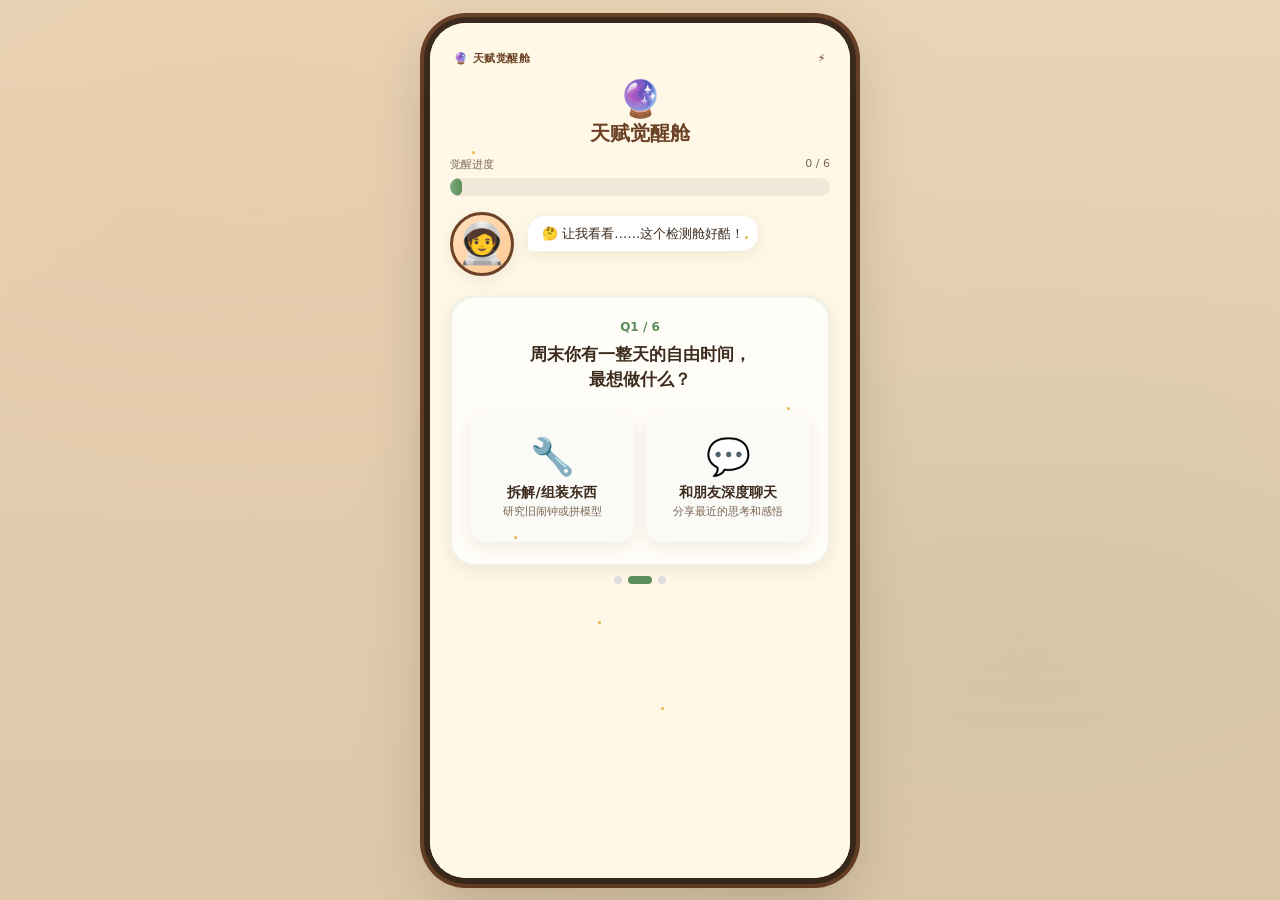
<file: V1.0/test.html>
<!DOCTYPE html>
<html lang="zh-CN">
<head>
  <meta charset="UTF-8">
  <meta name="viewport" content="width=device-width, initial-scale=1.0, user-scalable=no">
  <title>天赋觉醒舱 · 人生坐标系</title>
  <link rel="stylesheet" href="style.css">
</head>
<body>

  <div class="phone">

    <!-- ============================================
    Screen: 天赋觉醒舱
    ============================================ -->
    <div class="screen single" id="screen-test" style="position:relative;">

      <!-- 状态栏 -->
      <div class="status-bar">
        <span>🔮 天赋觉醒舱</span>
        <span>⚡</span>
      </div>

      <!-- 页面标题 -->
      <div class="test-header">
        <div class="icon">🔮</div>
        <div class="title">天赋觉醒舱</div>
      </div>

      <!-- 觉醒进度条 -->
      <div class="progress-label">
        <span>觉醒进度</span>
        <span id="progressText">0 / 6</span>
      </div>
      <div class="progress-wrap">
        <div class="progress-fill" id="progressFill" style="width: 0%;"></div>
      </div>

      <!-- 角色形象区 -->
      <div class="test-character">
        <div class="char-avatar" id="charAvatar">🧑‍🚀</div>
        <div>
          <div class="char-mood" id="charMood">🤔 让我看看……这个检测舱好酷！</div>
        </div>
      </div>

      <!-- 题目区域 -->
      <div class="question-area" id="questionArea">
        <div class="q-num" id="qNum">Q1 / 6</div>
        <div class="q-text" id="qText"></div>
        <div class="choice-cards" id="choiceCards"></div>
        <div class="hidden-talent hidden" id="hiddenTalent">✨ 隐藏天赋探测中……</div>
      </div>

      <!-- 星空粒子背景 -->
      <div class="stars-bg">
        <div class="star" style="top:15%;left:10%;animation-delay:0s"></div>
        <div class="star" style="top:25%;left:75%;animation-delay:0.5s"></div>
        <div class="star" style="top:60%;left:20%;animation-delay:1s"></div>
        <div class="star" style="top:45%;left:85%;animation-delay:0.3s"></div>
        <div class="star" style="top:80%;left:55%;animation-delay:0.8s"></div>
        <div class="star" style="top:70%;left:40%;animation-delay:1.2s"></div>
      </div>

      <!-- 页面指示器 -->
      <div class="page-indicator">
        <div class="page-dot" title="首页"></div>
        <div class="page-dot active" title="测试页"></div>
        <div class="page-dot" title="报告页"></div>
      </div>

      <!-- ============================================
      完成动画覆盖层
      ============================================ -->
      <div class="complete-overlay" id="completeOverlay">
        <div class="complete-icon" id="completeIcon">✨</div>
        <div class="complete-text">天赋觉醒完成！</div>
        <div class="complete-sub">正在生成你的角色面板……</div>
        <div class="complete-level-up" id="completeLevelIcon">🧑‍🚀 → 🧑‍🚀⚖️</div>
        <div class="complete-level-text">Lv.0 → Lv.1 探索者</div>
      </div>

    </div>

  </div><!-- /phone -->

  <!-- 引入数据与角色脚本 -->
  <script src="data.js"></script>
  <script src="character.js"></script>

  <script>
  'use strict';

  /* ============================================
     全局状态
  ============================================ */
  var params = new URLSearchParams(window.location.search);
  var careerId = params.get('career') || (typeof CAREERS !== 'undefined' && CAREERS.length > 0 ? CAREERS[0].id : 'doctor');
  var currentIndex = 0;           // 当前题号索引（0-5）
  var answers = [];               // 已选答案 [{ questionId, dimension, score }]
  var dimensionScores = {         // 维度累分
    logic: 0, expression: 0, aesthetic: 0,
    empathy: 0, handsOn: 0, physical: 0
  };
  var isAnimating = false;       // 防止连点

  console.log('🔮 天赋觉醒舱 · 职业ID:', careerId);

  /* ============================================
     查找职业数据
  ============================================ */
  function findCareer(id) {
    for (var i = 0; i < CAREERS.length; i++) {
      if (CAREERS[i].id === id) return CAREERS[i];
    }
    return CAREERS[0];
  }

  var currentCareer = findCareer(careerId);

  /* ============================================
     渲染题目
  ============================================ */
  function renderQuestion(index) {
    if (index >= QUESTIONS.length) return;

    var q = QUESTIONS[index];

    document.getElementById('qNum').textContent = 'Q' + q.qNum + ' / 6';
    document.getElementById('qText').innerHTML = q.text;

    // 渲染选项卡牌
    var cardsHtml = '';
    q.options.forEach(function(opt) {
      cardsHtml +=
        '<div class="choice-card" ' +
          'data-dimension="' + opt.dimension + '" ' +
          'data-score="' + opt.score + '" ' +
          'role="button" tabindex="0" ' +
          'aria-label="' + opt.label + '：' + opt.sub + '" ' +
          'onclick="selectChoice(this)">' +
          '<div class="choice-emoji">' + opt.emoji + '</div>' +
          '<div class="choice-text">' + opt.label + '</div>' +
          '<div class="choice-sub">' + opt.sub + '</div>' +
        '</div>';
    });
    document.getElementById('choiceCards').innerHTML = cardsHtml;

    // 隐藏天赋标签：全程隐藏
    var talentLabel = document.getElementById('hiddenTalent');
    talentLabel.classList.add('hidden');

    isAnimating = false;
  }

  /* ============================================
     选择卡牌
  ============================================ */
  function selectChoice(el) {
    if (isAnimating) return;
    isAnimating = true;

    var dimension = el.getAttribute('data-dimension');
    var score = parseInt(el.getAttribute('data-score'), 10);
    var q = QUESTIONS[currentIndex];

    // 1. 视觉反馈：选中卡牌高亮
    var cards = document.querySelectorAll('#choiceCards .choice-card');
    cards.forEach(function(card) {
      if (card === el) {
        card.classList.add('selected');
      } else {
        card.classList.add('fading');
      }
    });

    // 2. 记录答案
    answers.push({
      questionId: q.id,
      qNum: q.qNum,
      dimension: dimension,
      score: score
    });
    dimensionScores[dimension] += score;

    // 3. 粒子特效
    spawnParticles(el);

    // 4. 更新进度条
    var answered = currentIndex + 1;
    updateProgress(answered);

    // 5. 更新角色表情
    updateCharacterMood(answered);

    // 6. 延迟加载下一题或完成
    setTimeout(function() {
      currentIndex++;

      if (currentIndex >= QUESTIONS.length) {
        // 所有题目完成 → 显示完成动画
        showCompleteOverlay();
      } else {
        // 加载下一题
        renderQuestion(currentIndex);
      }
    }, 500);
  }

  /* ============================================
     粒子特效：选中卡牌后 ✨ 粒子飞散
  ============================================ */
  function spawnParticles(el) {
    var rect = el.getBoundingClientRect();
    var cx = rect.left + rect.width / 2;
    var cy = rect.top + rect.height / 2;
    var count = 5;

    for (var i = 0; i < count; i++) {
      var particle = document.createElement('span');
      particle.className = 'particle';
      particle.textContent = '✨';

      // 随机飞散方向和距离
      var angle = (Math.PI * 2 * i) / count + (Math.random() - 0.5) * 0.6;
      var distance = 40 + Math.random() * 60;
      var px = Math.cos(angle) * distance;
      var py = Math.sin(angle) * distance - 30; // 偏向上方

      particle.style.left = cx + 'px';
      particle.style.top = cy + 'px';
      particle.style.setProperty('--px', px + 'px');
      particle.style.setProperty('--py', py + 'px');
      particle.style.animationDuration = (0.6 + Math.random() * 0.5) + 's';
      particle.style.animationDelay = (Math.random() * 0.15) + 's';

      document.body.appendChild(particle);

      // 动画结束后清理
      (function(p) {
        setTimeout(function() {
          if (p.parentNode) p.parentNode.removeChild(p);
        }, 900);
      })(particle);
    }
  }

  /* ============================================
     更新进度条
  ============================================ */
  function updateProgress(answered) {
    var pct = Math.round((answered / 6) * 100);
    var fill = document.getElementById('progressFill');
    fill.style.width = pct + '%';
    fill.textContent = pct > 10 ? pct + '%' : '';
    document.getElementById('progressText').textContent = answered + ' / 6';
  }

  /* ============================================
     更新角色表情
  ============================================ */
  function updateCharacterMood(answered) {
    if (answered === 1) {
      setCharacterMood('excited');
    } else if (answered === 3) {
      setCharacterMood('thinking');
    } else if (answered === 5) {
      setCharacterMood('thrilled');
    } else if (answered === 6) {
      setCharacterMood('done');
    }
  }

  /* ============================================
     完成动画
  ============================================ */
  function showCompleteOverlay() {
    var overlay = document.getElementById('completeOverlay');

    // 更新职业帽子图标
    var hatEmoji = currentCareer.emoji || '⚖️';
    document.getElementById('completeLevelIcon').textContent =
      '🧑‍🚀 → 🧑‍🚀' + hatEmoji;

    // 重新触发 bounceIn 动画
    var icon = document.getElementById('completeIcon');
    icon.style.animation = 'none';
    icon.offsetHeight; // 强制回流
    icon.style.animation = '';

    // 播放角色升级动画
    playLevelUpAnimation(0, 1);

    // 显示完成覆盖层
    overlay.classList.add('show');

    // 将测试结果存储到 localStorage
    var testResult = {
      careerId: careerId,
      answers: answers,
      dimensionScores: dimensionScores,
      timestamp: Date.now()
    };
    try {
      localStorage.setItem('testResult', JSON.stringify(testResult));
      console.log('📦 测试结果已存储:', testResult);
    } catch (e) {
      console.warn('⚠️ localStorage 不可用:', e.message);
    }

    // 1.5s 后自动跳转 report.html
    setTimeout(function() {
      window.location.href = 'report.html?career=' + careerId;
    }, 1800);
  }

  /* ============================================
     初始化
  ============================================ */
  (function init() {
    renderQuestion(0);
    updateProgress(0);
  })();
  </script>

</body>
</html>
</file>
<file: static/assets/liquid-glass.css>
:root {
  --ink: #25312f;
  --muted: #63716d;
  --ivory: #f8f6f1;
  --mint: #d2eee7;
  --mint-strong: #64c7b6;
  --blush: #f2dedc;
  --glass: rgba(255, 255, 255, .47);
  --glass-edge: rgba(255, 255, 255, .88);
  --glass-shadow: 0 18px 36px rgba(45, 69, 64, .12), 0 5px 14px rgba(77, 112, 104, .08), inset 1px 1px 0 rgba(255, 255, 255, .98), inset -1px -1px 0 rgba(255, 255, 255, .62);
}

html { min-height: 100%; }
body {
  min-height: 100vh;
  color: var(--ink);
  background:
    radial-gradient(ellipse 34% 32% at 22% 28%, rgba(172, 227, 215, .56), transparent 80%),
    radial-gradient(ellipse 29% 38% at 83% 29%, rgba(247, 201, 204, .42), transparent 82%),
    radial-gradient(ellipse 38% 28% at 65% 82%, rgba(163, 223, 216, .44), transparent 82%),
    var(--ivory);
  background-attachment: fixed;
}
button, a { transition: transform .18s ease, box-shadow .18s ease, background .18s ease; }
button:focus-visible, a:focus-visible { outline: 3px solid #277d75; outline-offset: 3px; }
button:hover { transform: translateY(-2px); }

body > header, body:not(.is-entry) > header {
  width: min(1300px, calc(100% - 44px));
  height: auto;
  min-height: 78px;
  margin: 18px auto 0;
  padding: 17px 28px;
  align-items: center;
  border: 1px solid var(--glass-edge);
  border-radius: 30px;
  background: linear-gradient(116deg, rgba(255,255,255,.72), rgba(213,242,235,.48) 54%, rgba(248,222,223,.49));
  backdrop-filter: blur(28px) saturate(1.2);
  -webkit-backdrop-filter: blur(28px) saturate(1.2);
  box-shadow: var(--glass-shadow);
}
header .brand { color: var(--ink); }
.site-nav { padding-top: 0; }
.site-nav a {
  padding: 10px 16px;
  border: 1px solid transparent;
  border-radius: 999px;
  color: var(--ink);
}
.site-nav a:hover {
  text-decoration: none;
  border-color: var(--glass-edge);
  background: rgba(255,255,255,.48);
  box-shadow: 0 5px 12px rgba(68,98,90,.09), inset 1px 1px 0 #fff;
}
.page { min-height: calc(100vh - 96px); }
.eyebrow, .kicker { color: var(--muted); }
.entry .eyebrow, .entry h1, .entry .caption { position: relative; z-index: 2; }
.entry { padding-top: clamp(28px, 6vh, 65px); }
.entry h1 { color: var(--ink); }
.art-wrap {
  width: min(1080px, 88vw);
  height: clamp(350px, 39vh, 440px);
  margin: 6px auto 38px;
  border: 0;
  border-radius: 0;
  background: none;
  backdrop-filter: none;
  -webkit-backdrop-filter: none;
  box-shadow: none;
  overflow: visible;
  z-index: 1;
}
.art-wrap .entry-art {
  width: auto;
  height: clamp(350px, 39vh, 440px);
  max-height: none;
  transform: scale(1.38);
  -webkit-mask-image: radial-gradient(ellipse 63% 70% at center, #000 64%, transparent 100%);
  mask-image: radial-gradient(ellipse 63% 70% at center, #000 64%, transparent 100%);
}
.entry-art-placeholder { color: var(--muted); font-size: clamp(15px,1.6vw,20px); letter-spacing: .12em; }
.caption { color: var(--ink); }
.dock {
  border: 1px solid var(--glass-edge);
  border-radius: 28px;
  background: linear-gradient(110deg, rgba(255,255,255,.64), rgba(210,241,234,.54) 53%, rgba(245,222,221,.5));
  backdrop-filter: blur(26px) saturate(1.2);
  -webkit-backdrop-filter: blur(26px) saturate(1.2);
  box-shadow: var(--glass-shadow);
}
.dock button, .dock .arrow {
  border: 1px solid rgba(255,255,255,.9);
  border-radius: 18px;
  background: rgba(255,255,255,.38);
  box-shadow: inset 1px 1px 0 #fff, inset -1px -1px 0 rgba(255,255,255,.6), 0 5px 12px rgba(51,95,85,.09);
}
.dock button.selected {
  background: linear-gradient(145deg, rgba(131,219,201,.72), rgba(214,244,236,.63));
  box-shadow: 0 0 0 2px rgba(80,184,165,.42), inset 2px 2px 0 rgba(255,255,255,.77), 0 8px 16px rgba(45,130,117,.16);
}
.dock button:hover { outline: 0; box-shadow: 0 0 0 2px rgba(80,184,165,.42), 0 9px 17px rgba(45,130,117,.17); }
.mini-art { width: 42px; height: 42px; object-fit: contain; border: 0; }
.skip {
  padding: 12px 22px;
  border: 1px solid var(--glass-edge);
  border-radius: 999px;
  color: var(--ink);
  background: rgba(255,255,255,.34);
  box-shadow: 0 6px 15px rgba(57,90,83,.08), inset 1px 1px 0 #fff;
}
.skip:hover { background: rgba(255,255,255,.62); }

.inner { max-width: 1160px; }
.big { color: var(--ink); }
.lede { color: #43514e; }
.panel, .explore-sidebar, .explore-layout .cards button, .explore-layout .cards .empty-card, .result-card, .results article {
  border: 1px solid var(--glass-edge);
  border-radius: 30px;
  background: linear-gradient(128deg, rgba(255,255,255,.73), rgba(222,244,239,.5) 51%, rgba(248,223,225,.46));
  backdrop-filter: blur(24px) saturate(1.18);
  -webkit-backdrop-filter: blur(24px) saturate(1.18);
  box-shadow: var(--glass-shadow);
}
.explore-layout .cards button:hover, .result-card:hover {
  outline: 0;
  transform: translateY(-5px);
  box-shadow: 0 23px 38px rgba(44,99,88,.16), inset 1px 1px 0 #fff;
}
.explore-sidebar { color: var(--ink); }
.explore-help {
  width: fit-content;
  max-width: 100%;
  padding: 13px 19px;
  border: 1px solid var(--glass-edge);
  border-radius: 18px;
  background: rgba(255,255,255,.45);
  box-shadow: 0 9px 19px rgba(62,90,84,.08), inset 1px 1px 0 #fff;
}
.detail-grid { gap: 18px; padding: 22px; }
.detail-copy {
  padding: 25px;
  border: 1px solid rgba(255,255,255,.83);
  border-radius: 25px;
  background: rgba(255,255,255,.43);
  box-shadow: inset 1px 1px 0 rgba(255,255,255,.9);
}
.detail-illustration {
  border: 1px solid rgba(255,255,255,.95);
  border-radius: 25px;
  background: rgba(255,255,255,.42);
  box-shadow: inset 1px 1px 0 #fff, 0 8px 20px rgba(77,103,96,.09);
}
.detail-illustration img { border-radius: 23px; }
.primary, .secondary {
  border: 1px solid var(--glass-edge);
  border-radius: 17px;
  color: var(--ink);
  box-shadow: var(--glass-shadow);
}
.primary { background: linear-gradient(130deg, rgba(117,215,197,.94), rgba(209,241,233,.82)); }
.secondary { background: linear-gradient(130deg, rgba(255,255,255,.68), rgba(245,220,221,.53)); }
.subjects button {
  border: 1px solid var(--glass-edge);
  border-radius: 17px;
  background: rgba(255,255,255,.49);
  box-shadow: 0 7px 15px rgba(65,101,93,.08), inset 1px 1px 0 #fff;
}
.subjects button.on {
  color: var(--ink);
  background: linear-gradient(130deg, rgba(109,208,190,.91), rgba(194,238,229,.7));
  box-shadow: 0 0 0 2px rgba(72,171,153,.36), inset 1px 1px 0 #fff;
}
.result-card { color: var(--ink); }
.meta { color: var(--muted); opacity: 1; }

/* Keep the site navigation as type on the page, without a surrounding card. */
body > header, body:not(.is-entry) > header {
  border: 0;
  border-radius: 0;
  background: none;
  backdrop-filter: none;
  -webkit-backdrop-filter: none;
  box-shadow: none;
}
.dock {
  padding: 0;
  border: 0;
  border-radius: 0;
  background: none;
  backdrop-filter: none;
  -webkit-backdrop-filter: none;
  box-shadow: none;
  overflow: visible;
}
.career-window { flex: 1; min-width: 0; overflow-x: auto; overflow-y: hidden; scrollbar-width: none; scroll-snap-type: x proximity; }
.career-window::-webkit-scrollbar { display: none; }
.career-track { position: relative; display: flex; gap: 11px; align-items: center; }
.dock .career { flex: 0 0 calc((100% - 44px) / 5); scroll-snap-align: center; }
.skip, .explore-help {
  padding: 0;
  border: 0;
  border-radius: 0;
  background: none;
  box-shadow: none;
}
.skip:hover { background: none; text-decoration: underline; }
.explore-help { font-size: 14px; color: var(--muted); }
.explore-sidebar { display: flex; flex-direction: column; align-items: stretch; justify-content: flex-start; gap: 8px; padding: 16px; overflow-y: auto; }
.explore-sidebar button { flex-shrink: 0; min-height: 48px; border-radius: 15px; background: transparent; font-size: 24px; font-weight: 800; }
.explore-sidebar button:hover, .explore-sidebar button.active { background: rgba(117,215,197,.4); color: var(--ink); }
.explore-layout .cards button.category-muted { opacity: .54; }

.overlay-open { overflow: hidden; }
.career-overlay[hidden] { display: none; }
.career-overlay { position: fixed; inset: 0; z-index: 20; display: grid; place-items: center; padding: 4vh 4vw; background: rgba(37,49,47,.25); }
.overlay-close { position: fixed; z-index: 23; top: 3vh; right: 4vw; width: 44px; height: 44px; border: 1px solid var(--glass-edge); border-radius: 50%; background: rgba(255,255,255,.8); box-shadow: var(--glass-shadow); font-size: 31px; line-height: 1; }
.flip-stage { width: min(1120px, 92vw); height: min(800px, 90vh); perspective: 1600px; }
.flip-card { position: relative; width: 100%; height: 100%; transform-style: preserve-3d; transition: transform .7s cubic-bezier(.2,.72,.18,1); }
.flip-stage.flipped .flip-card { transform: rotateY(180deg); }
.flip-face { position: absolute; inset: 0; overflow: hidden; backface-visibility: hidden; -webkit-backface-visibility: hidden; border: 1px solid var(--glass-edge); border-radius: 34px; background: linear-gradient(126deg, #ffffff, #e3f4ef 55%, #f8e8e8); box-shadow: 0 32px 70px rgba(35,69,61,.2), inset 2px 2px 0 #fff; }
.flip-front { display: grid; place-content: center; gap: 24px; text-align: center; }
.flip-front strong { font-size: clamp(44px,8vw,96px); }
.flip-front span { color: var(--muted); }
.flip-back { display: grid; grid-template-columns: 46% 54%; transform: rotateY(180deg); }
.flip-copy { display: flex; flex-direction: column; justify-content: space-between; padding: clamp(18px,2.3vw,28px); overflow-y: auto; min-height: 0; font-size: clamp(16px,1.45vw,18px); line-height: 1.5; }
.flip-copy .kicker { margin: 0; font-size: 11px; }
.flip-copy h2 { font-size: clamp(34px,3.5vw,46px); margin: 7px 0; line-height: 1.05; }
.flip-copy h3 { font-size: clamp(18px,1.7vw,22px); margin: 10px 0 4px; }
.flip-copy ul { margin: 0; padding-left: 22px; }
.flip-copy li { margin: 3px 0; }
.flip-copy p { margin: 6px 0; line-height: 1.5; }
.flip-copy > * { flex-shrink: 0; }
.flip-visual { display: grid; place-items: center; overflow: hidden; border-left: 1px solid rgba(255,255,255,.9); background: #f7fbf9; }
.flip-visual img { width: 100%; height: 100%; object-fit: contain; }
.flip-visual .flip-icon { width: min(55%,280px); height: auto; object-fit: contain; }
.flip-visual svg { width: min(55%,260px); height: auto; stroke: var(--ink); fill: none; stroke-width: 1.25; }
@media (prefers-reduced-motion: reduce) { .flip-card { transition-duration: .01ms; } }

@media (max-width: 700px) {
  body > header, body:not(.is-entry) > header { width: calc(100% - 24px); margin-top: 12px; padding: 14px 16px; border-radius: 23px; }
  .site-nav { gap: 3px; }
  .site-nav a { padding: 7px; }
  .art-wrap { height: 285px; }
  .art-wrap .entry-art { height: 285px; transform: scale(1.28); }
  .explore-layout .cards button, .explore-layout .cards .empty-card { border-radius: 20px; }
  .detail-grid { padding: 12px; }
  .detail-copy { padding: 17px; }
  .explore-sidebar { flex-direction: row; min-height: 72px; padding: 10px; }
  .explore-sidebar button { flex: 1; min-height: 48px; }
  .explore-body { height: auto; min-height: 0; overflow: visible; }
  .explore-sidebar { overflow-x: auto; justify-content: flex-start; }
  .explore-sidebar button { flex: 0 0 auto; width: auto; padding: 9px 16px; }
  .explore-layout .cards { height: auto; max-height: none; overflow: visible; margin-top: 14px; }
  .page[data-page="reverse"] .panel,
  .page[data-page="reverse"] .panel .results { max-height: none; overflow: visible; }
  .flip-stage { width: 94vw; height: 90vh; }
  .flip-back { display: block; }
  .flip-back { overflow: auto; }
  .flip-copy { overflow: visible; }
  .flip-visual { min-height: 240px; border-left: 0; border-top: 1px solid rgba(255,255,255,.9); }
}
@media (max-width: 520px) {
  .explore-layout .cards { grid-template-columns: 1fr; }
  .explore-layout .cards button { height: auto; min-height: 180px; }
}

/* Shared reading and interaction rules for all active entry points. */
[hidden] { display: none !important; }
body { line-height: 1.5; }
body > header { gap: 18px; flex-wrap: wrap; }
.site-nav { flex-wrap: wrap; }
.site-nav a[aria-current="page"] { text-decoration: underline; text-underline-offset: 6px; }
.primary, .secondary, .btn-secondary {
  display: inline-flex; align-items: center; justify-content: center;
  min-height: 44px; padding: 12px 18px; font: inherit; font-weight: 700; text-decoration: none;
}
.primary { background: #276a5e; color: #fff; }
.secondary, .btn-secondary { background: #e1eee9; color: var(--ink); border: 1px solid #9ab7af; border-radius: 17px; }
button[aria-disabled="true"] { opacity: .55; cursor: not-allowed; }
button[aria-disabled="true"]:hover { transform: none; }
button:focus-visible, a:focus-visible, summary:focus-visible, input:focus-visible { outline: 3px solid #277d75 !important; outline-offset: 3px; }
.dock .career { height: auto; min-height: 88px; gap: 6px; padding: 10px 6px; }
.dock .career span { font-size: 13px; line-height: 1.4; overflow-wrap: anywhere; }
.dock .career { flex-basis: max(96px, calc((100% - 44px) / 5)); }
.career-list-region { min-width: 0; min-height: 0; height: 100%; }
.explore-layout .cards { grid-auto-rows: minmax(220px, auto); }
.explore-layout .cards button { height: auto; min-height: 220px; overflow-wrap: anywhere; }
.explore-layout .cards strong { white-space: normal; font-size: clamp(19px, 1.45vw, 22px); line-height: 1.25; margin: 14px 0 10px; }
.explore-layout .cards small { font-size: 15px; line-height: 1.6; }
.explore-sidebar button { font-size: 18px; padding: 9px 14px; }
#career-count, #subject-status, #selection-status { font-size: 15px; color: var(--ink); }
.empty-state { padding: 24px; border-radius: 20px; background: rgba(255,255,255,.75); line-height: 1.6; }
.reference-notice { padding: 14px 18px; border-left: 3px solid #397e70; background: #e5f1ed; border-radius: 8px; font-size: 15px; }
.major-head { display: flex; gap: 12px; flex-wrap: wrap; align-items: baseline; }
.major-head h3 { font-size: 22px; line-height: 1.4; margin: 0; overflow-wrap: anywhere; }
.tag { display: inline-block; padding: 3px 10px; border-radius: 999px; background: #e0ede8; color: #344e45; font-size: 14px; }
.requirement { font-size: 18px; font-weight: 700; }
.requirement .subject-qualifier { font-size: 70%; font-weight: 600; }
.major-source, .meta { font-size: 14px; line-height: 1.6; overflow-wrap: anywhere; }
.major-source { color: var(--muted); }
.major-source a, .empty-state a { text-decoration: underline; text-underline-offset: 3px; }
.major-more { margin-top: 16px; font-size: 15px; line-height: 1.6; }
.major-more summary { cursor: pointer; min-height: 44px; padding: 10px 0; color: #276a5e; font-weight: 700; }
.result-actions { display: flex; flex-wrap: wrap; gap: 10px; margin-top: 16px; }
.result-card:hover { transform: none; }
.page[data-page="reverse"] .panel, .page[data-page="reverse"] .panel .results { max-height: none; overflow: visible; }
.results > article { min-width: 0; overflow-wrap: anywhere; }
.detail-grid { grid-template-columns: minmax(0, 44fr) minmax(0, 56fr); }

/* API pages retain their URLs and share the homepage's visual language. */
.standalone { font-family: Arial, "PingFang SC", sans-serif; }
.standalone > header { display: flex; justify-content: space-between; }
.standalone .brand { font-size: clamp(27px, 3vw, 43px); font-weight: 800; letter-spacing: -.05em; }
.standalone .site-nav { display: flex; gap: 20px; }
.standalone .container { max-width: 1160px; padding: 24px 25px 70px; }
.standalone .reverse-title, .standalone .result-title { font-size: clamp(28px, 4vw, 48px); line-height: 1.25; }
.standalone .subject-picker, .standalone .major-card, .standalone .result-item {
  padding: 24px; border: 1px solid var(--glass-edge); border-radius: 24px;
  background: linear-gradient(128deg, rgba(255,255,255,.73), rgba(222,244,239,.5) 51%, rgba(248,223,225,.46));
  box-shadow: var(--glass-shadow);
}
.standalone .result-item { display: block; }
.standalone .subject-toggle { min-height: 44px; font-size: 16px; border-radius: 17px; }
.standalone .subject-toggle.active { background: #d2eee7; border-color: #397e70; color: var(--ink); }
.standalone .preview-bar { background: #e5f1ed; color: var(--ink); }
.standalone .major-card .major-source { font-size: 14px; }
.standalone #retry-query, .standalone #retry-load { margin-bottom: 20px; }
@media (max-width: 1000px) and (min-width: 701px) {
  .explore-body { grid-template-columns: 190px minmax(0, 1fr); }
  .explore-layout .cards { grid-template-columns: repeat(2, minmax(0, 1fr)); }
}
@media (max-width: 700px) {
  .detail-grid { grid-template-columns: 1fr; }
  .dock { width: 100%; }
  .dock .arrow { width: 44px; }
  .explore-sidebar { height: auto; }
  .career-list-region { height: auto; }
  .explore-layout .cards { grid-auto-rows: auto; }
  .explore-layout .cards button { min-height: 180px; }
  .standalone .site-nav { gap: 4px; }
  .standalone .container { padding: 20px 16px 48px; }
}
@media (prefers-reduced-motion: reduce) {
  button, a, .flip-card { transition: none; }
  button:hover { transform: none; }
}
</file>
<file: V1.0/style.css>
/* ============================================
   style.css — 人生坐标系 · 全局样式
   V2.0 · 步骤1：项目骨架与全局样式
   ============================================ */

/* ============================================
   1. CSS Variables (Design Tokens)
   ============================================ */
:root {
  /* 主色调 */
  --cream: #FFF8E7;
  --cream-dark: #F5E6CC;
  --forest: #5B8C5A;
  --forest-light: #7AAF7D;
  --coral: #FF8A7A;
  --coral-light: #FFB0A5;
  --gold: #E8B44F;
  --gold-light: #F5D78A;
  --brown: #6B4226;
  --brown-light: #8B6914;

  /* 中性色 / 文字色 */
  --text: #3D2C1E;
  --text-light: #7A6652;
  --white: #FFFDF7;

  /* 阴影 */
  --card-shadow: 0 4px 16px rgba(107,66,38,0.10);
  --card-shadow-hover: 0 8px 28px rgba(107,66,38,0.16);

  /* 圆角 */
  --radius-sm: 10px;
  --radius: 16px;
  --radius-lg: 24px;
  --radius-xl: 32px;

  /* 字体 */
  --font: 'PingFang SC','Noto Sans SC','Hiragino Sans GB','Microsoft YaHei',system-ui,sans-serif;

  /* 动效缓动 */
  --transition: 0.3s cubic-bezier(0.4, 0, 0.2, 1);
  --bounce: 0.4s cubic-bezier(0.34, 1.56, 0.64, 1);
}

/* ============================================
   2. CSS Reset
   ============================================ */
*,
*::before,
*::after {
  margin: 0;
  padding: 0;
  box-sizing: border-box;
}

html {
  font-size: 16px;
}

body {
  font-family: var(--font);
  background: #E8D5B5;
  color: var(--text);
  min-height: 100vh;
  display: flex;
  justify-content: center;
  align-items: center;
  padding: 20px;
  background-image:
    radial-gradient(ellipse at 20% 20%, rgba(255,138,122,0.08) 0%, transparent 50%),
    radial-gradient(ellipse at 80% 70%, rgba(91,140,90,0.08) 0%, transparent 50%),
    linear-gradient(180deg, #E8D5B5 0%, #DDC7A8 100%);
  /* 页面选择禁止（游戏化体验） */
  -webkit-user-select: none;
  user-select: none;
}

/* 滚动条样式 */
::-webkit-scrollbar {
  width: 3px;
}

::-webkit-scrollbar-track {
  background: transparent;
}

::-webkit-scrollbar-thumb {
  background: var(--forest-light);
  border-radius: 3px;
}

/* ============================================
   3. 手机框架 (Phone Frame)
   ============================================ */
.phone {
  width: 420px;
  max-width: 100%;
  height: 860px;
  max-height: 95vh;
  background: var(--cream);
  border-radius: 36px;
  box-shadow:
    0 20px 60px rgba(0,0,0,0.18),
    0 0 0 6px #3D2C1E,
    0 0 0 10px #6B4226;
  overflow: hidden;
  position: relative;
  display: flex;
  flex-direction: column;
}

/* ============================================
   4. 页面切换系统 (Screen System)
   ============================================ */
.screens {
  flex: 1;
  position: relative;
  overflow: hidden;
}

.screen {
  position: absolute;
  inset: 0;
  overflow-y: auto;
  overflow-x: hidden;
  background: var(--cream);
  opacity: 0;
  transform: translateY(20px);
  transition: opacity 0.4s ease, transform 0.4s ease;
  pointer-events: none;
  padding: 20px 20px 32px;
  scroll-behavior: smooth;
}

.screen.active {
  opacity: 1;
  transform: translateY(0);
  pointer-events: auto;
}

/* 单页面模式（独立 .html 文件）下 .screen 始终可见 */
.screen.single {
  position: relative;
  opacity: 1;
  transform: none;
  pointer-events: auto;
  height: 100%;
}

/* 屏幕内滚动条 */
.screen::-webkit-scrollbar {
  width: 3px;
}

.screen::-webkit-scrollbar-thumb {
  background: var(--forest-light);
  border-radius: 3px;
}

/* ============================================
   5. 状态栏 (Status Bar)
   ============================================ */
.status-bar {
  display: flex;
  justify-content: space-between;
  align-items: center;
  padding: 8px 4px 12px;
  font-size: 11px;
  font-weight: 600;
  letter-spacing: 0.5px;
  color: var(--brown);
}

/* ============================================
   6. 区块标题 (Section Title & Sub)
   ============================================ */
.section-title {
  font-size: 20px;
  font-weight: 800;
  letter-spacing: 0.5px;
  color: var(--brown);
  margin-bottom: 4px;
}

.section-sub {
  font-size: 13px;
  color: var(--text-light);
  margin-bottom: 16px;
  line-height: 1.5;
}

/* ============================================
   7. 按钮系统 (Button System)
   ============================================ */

/* 按钮基类 */
.btn {
  display: inline-flex;
  align-items: center;
  justify-content: center;
  gap: 6px;
  padding: 13px 28px;
  border-radius: 50px;
  font-size: 15px;
  font-weight: 700;
  border: none;
  cursor: pointer;
  transition: var(--bounce);
  letter-spacing: 0.5px;
  text-decoration: none;
  font-family: var(--font);
}

.btn:active {
  transform: scale(0.95);
}

/* 主按钮 (Primary) — 珊瑚橙渐变 */
.btn-primary {
  background: linear-gradient(135deg, var(--coral) 0%, #FF6B5A 100%);
  color: #FFFFFF;
  box-shadow: 0 4px 16px rgba(255,138,122,0.35);
}

/* 轮廓按钮 (Outline) — 白底 + 绿色边框 */
.btn-outline {
  background: var(--white);
  color: var(--forest);
  border: 2px solid var(--forest-light);
}

/* 小按钮 (Small) */
.btn-sm {
  padding: 8px 18px;
  font-size: 13px;
}

/* ============================================
   8. 卡片组件 (Card)
   ============================================ */
.card {
  background: var(--white);
  border-radius: var(--radius);
  box-shadow: var(--card-shadow);
  padding: 18px;
  border: 1.5px solid rgba(139,105,20,0.08);
}

/* ============================================
   9. 标签组件 (Tag)
   ============================================ */
.tag {
  display: inline-block;
  padding: 4px 12px;
  border-radius: 20px;
  font-size: 12px;
  font-weight: 700;
  letter-spacing: 0.3px;
}

.tag-coral {
  background: #FFF0EE;
  color: var(--coral);
}

.tag-gold {
  background: #FFF3D4;
  color: var(--brown-light);
}

.tag-green {
  background: #E8F5E3;
  color: var(--forest);
}

/* ============================================
   10. 页面指示器 (Page Indicator)
   ============================================ */
.page-indicator {
  display: flex;
  justify-content: center;
  gap: 6px;
  padding: 10px 0 4px;
}

.page-dot {
  width: 8px;
  height: 8px;
  border-radius: 50%;
  background: #DDD;
  transition: var(--transition);
}

.page-dot.active {
  background: var(--forest);
  width: 24px;
  border-radius: 4px;
}

/* ============================================
   11. 响应式 (Responsive)
   ============================================ */

/* 移动端 (基准)：≤460px 全屏，去掉手机框架装饰 */
@media (max-width: 460px) {
  body {
    padding: 0;
    background: var(--cream);
  }

  .phone {
    border-radius: 0;
    height: 100vh;
    max-height: 100vh;
    box-shadow: none;
  }
}

/* ============================================
   12. 动效偏好 (prefers-reduced-motion)
   ============================================ */
@media (prefers-reduced-motion: reduce) {
  *,
  *::before,
  *::after {
    animation-duration: 0.01ms !important;
    animation-iteration-count: 1 !important;
    transition-duration: 0.01ms !important;
  }
}

/* ============================================
   13. 首页：职业小镇 (Career Town)
   ============================================ */

/* ---- 头像区 ---- */
.avatar-row {
  display: flex;
  justify-content: flex-end;
  margin-bottom: 4px;
}

.avatar {
  width: 44px;
  height: 44px;
  border-radius: 50%;
  background: linear-gradient(135deg, #FFE0C0, #FFD0A0);
  border: 2.5px solid var(--brown);
  display: flex;
  align-items: center;
  justify-content: center;
  font-size: 26px;
  box-shadow: 0 2px 8px rgba(0,0,0,0.1);
}

/* ---- 招牌区 ---- */
.town-header {
  text-align: center;
  margin-bottom: 8px;
}

.town-sign {
  display: inline-block;
  background: linear-gradient(135deg, #FFF3D4, #FFE8B0);
  border: 3px solid var(--brown-light);
  border-radius: var(--radius-lg);
  padding: 14px 32px;
  position: relative;
  box-shadow: 0 6px 0 rgba(107,66,38,0.15);
}

.town-sign .sign-icon {
  font-size: 28px;
  display: block;
}

.town-sign .sign-text {
  font-size: 17px;
  font-weight: 800;
  color: var(--brown);
  margin-top: 2px;
}

.town-sign .sign-sub {
  font-size: 12px;
  color: var(--text-light);
  margin-top: 2px;
}

/* ---- 副标题 ---- */
.town-subtitle {
  text-align: center;
  font-size: 13px;
  color: var(--text-light);
  margin: 8px 0 6px;
  line-height: 1.6;
}

.town-subtitle .highlight {
  color: var(--coral);
  font-weight: 700;
}

/* ---- 职业门网格 ---- */
.door-grid {
  display: grid;
  grid-template-columns: repeat(3, 1fr);
  gap: 10px;
  margin: 12px 0 16px;
}

/* ---- 职业门 ---- */
.door {
  aspect-ratio: 0.85;
  border-radius: var(--radius);
  display: flex;
  flex-direction: column;
  align-items: center;
  justify-content: center;
  cursor: pointer;
  transition: var(--bounce);
  position: relative;
  border: 3px solid rgba(0,0,0,0.1);
  box-shadow: var(--card-shadow);
  gap: 2px;
}

.door:hover {
  transform: translateY(-3px);
  box-shadow: var(--card-shadow-hover);
}

.door:active {
  transform: scale(0.93);
}

.door-icon {
  font-size: 32px;
}

.door-num {
  font-size: 10px;
  font-weight: 700;
  opacity: 0.8;
  background: rgba(255,255,255,0.5);
  padding: 1px 8px;
  border-radius: 10px;
}

.door-name {
  font-size: 14px;
  font-weight: 700;
  color: var(--text);
}

.door-sub {
  font-size: 10px;
  opacity: 0.7;
}

/* ---- 15 色职业门配色 ---- */
.door-c1  { background: linear-gradient(180deg, #FFE8E0, #FFD4CA); }
.door-c2  { background: linear-gradient(180deg, #E0F0E8, #C8E6D0); }
.door-c3  { background: linear-gradient(180deg, #FFF8E0, #FFF0C0); }
.door-c4  { background: linear-gradient(180deg, #E8E8FF, #D0D0F5); }
.door-c5  { background: linear-gradient(180deg, #FFE8F0, #FFD0E0); }
.door-c6  { background: linear-gradient(180deg, #E8F4F8, #D0E8F0); }
.door-c7  { background: linear-gradient(180deg, #F8F0E8, #F0E0D0); }
.door-c8  { background: linear-gradient(180deg, #E8FFE8, #D0F5D0); }
.door-c9  { background: linear-gradient(180deg, #F0E8FF, #E0D0FF); }
.door-c10 { background: linear-gradient(180deg, #FFF0E8, #FFE0D0); }
.door-c11 { background: linear-gradient(180deg, #E8FFF0, #D0F5E0); }
.door-c12 { background: linear-gradient(180deg, #FFE8E8, #FFD0D0); }
.door-c13 { background: linear-gradient(180deg, #F5F0E8, #EBE0D0); }
.door-c14 { background: linear-gradient(180deg, #F0E8E0, #E8D8C8); }
.door-c15 { background: linear-gradient(180deg, #E0EFFF, #D0E0FF); }

/* ---- 底部引导提示 ---- */
.town-tip {
  text-align: center;
  font-size: 12px;
  color: var(--text-light);
  background: rgba(255,255,255,0.6);
  border-radius: 20px;
  padding: 10px 16px;
}

/* ---- 导航圆点（首页用珊瑚色激活） ---- */
.nav-dots {
  display: flex;
  justify-content: center;
  gap: 8px;
  margin-top: 8px;
}

.nav-dot {
  width: 8px;
  height: 8px;
  border-radius: 50%;
  background: #DDD;
  transition: var(--transition);
}

.nav-dot.active {
  background: var(--coral);
  width: 20px;
  border-radius: 4px;
}

/* ============================================
   14. 模态框与开门动画 (Modal & Overlay)
   ============================================ */

/* ---- 开门动画 ---- */
@keyframes doorOpen {
  0% {
    transform: perspective(600px) rotateY(0deg) scale(1);
  }
  40% {
    transform: perspective(600px) rotateY(15deg) scale(1.08);
  }
  70% {
    transform: perspective(600px) rotateY(-5deg) scale(1.03);
  }
  100% {
    transform: perspective(600px) rotateY(0deg) scale(0.95);
    opacity: 0.6;
  }
}

.door-opening {
  animation: doorOpen 0.5s var(--bounce) forwards;
  pointer-events: none;
}

/* ---- 蒙层 ---- */
.overlay {
  position: fixed;
  inset: 0;
  background: rgba(0,0,0,0.45);
  z-index: 100;
  display: flex;
  align-items: flex-end;
  justify-content: center;
  opacity: 0;
  pointer-events: none;
  transition: opacity 0.35s ease;
}

.overlay.show {
  opacity: 1;
  pointer-events: auto;
}

/* ---- 模态框面板 ---- */
.modal {
  background: var(--cream);
  border-radius: var(--radius-xl) var(--radius-xl) 0 0;
  max-width: 420px;
  width: 100%;
  max-height: 88vh;
  overflow-y: auto;
  padding: 28px 22px 34px;
  transform: translateY(100%);
  transition: transform 0.4s cubic-bezier(0.4, 0, 0.2, 1);
  box-shadow: 0 -8px 40px rgba(0,0,0,0.15);
  position: relative;
}

.overlay.show .modal {
  transform: translateY(0);
}

/* ---- 关闭按钮 ---- */
.modal-close {
  position: absolute;
  top: 16px;
  right: 16px;
  width: 32px;
  height: 32px;
  border-radius: 50%;
  background: rgba(0,0,0,0.08);
  border: none;
  cursor: pointer;
  font-size: 18px;
  display: flex;
  align-items: center;
  justify-content: center;
  transition: var(--transition);
  color: var(--text);
}

.modal-close:active {
  background: rgba(0,0,0,0.15);
  transform: scale(0.9);
}

/* ---- 相册标题 ---- */
.album-title {
  font-size: 22px;
  font-weight: 800;
  color: var(--brown);
  text-align: center;
}

.album-motto {
  text-align: center;
  font-size: 14px;
  font-weight: 400;
  color: var(--text-light);
  margin: 4px 0 16px;
}

/* ---- 场景轮播区 ---- */
.scene-carousel {
  background: linear-gradient(135deg, #FFFDF7, #FFF3E0);
  border-radius: var(--radius-lg);
  padding: 20px 16px;
  margin-bottom: 16px;
  border: 2px dashed rgba(139,105,20,0.15);
  position: relative;
  text-align: center;
}

.scene-img {
  width: 100%;
  height: 160px;
  border-radius: var(--radius);
  margin-bottom: 10px;
  display: flex;
  align-items: center;
  justify-content: center;
  font-size: 64px;
  cursor: pointer;
  transition: var(--transition);
  -webkit-user-select: none;
  user-select: none;
}

.scene-img:active {
  transform: scale(0.95);
}

.scene-bubble {
  background: #FFFFFF;
  border-radius: 18px 18px 18px 4px;
  padding: 10px 16px;
  display: inline-block;
  font-size: 13px;
  color: var(--text);
  box-shadow: var(--card-shadow);
  max-width: 100%;
}

/* ---- 场景指示点 ---- */
.scene-dots {
  display: flex;
  justify-content: center;
  gap: 6px;
  margin-top: 12px;
}

.scene-dot {
  width: 8px;
  height: 8px;
  border-radius: 50%;
  background: #DDD;
  transition: var(--transition);
}

.scene-dot.active {
  background: var(--coral);
}

/* ---- 模态框底部双按钮 ---- */
.modal .btn {
  width: 100%;
  margin-bottom: 10px;
}

.modal .btn:last-child {
  margin-bottom: 0;
}

/* ============================================
   15. 测试页：天赋觉醒舱 (Test Page)
   ============================================ */

/* ---- 页面标题区 ---- */
.test-header {
  text-align: center;
  margin-bottom: 10px;
}

.test-header .icon {
  font-size: 36px;
}

.test-header .title {
  font-size: 20px;
  font-weight: 800;
  color: var(--brown);
}

/* ---- 进度条 ---- */
.progress-wrap {
  background: rgba(0,0,0,0.06);
  border-radius: 20px;
  height: 18px;
  margin-bottom: 16px;
  overflow: hidden;
  position: relative;
}

.progress-fill {
  height: 100%;
  border-radius: 20px;
  background: linear-gradient(90deg, var(--forest-light), var(--forest));
  transition: width 0.5s ease;
  width: 0%;
  display: flex;
  align-items: center;
  justify-content: flex-end;
  padding-right: 12px;
  font-size: 10px;
  color: #FFFFFF;
  font-weight: 700;
}

.progress-label {
  display: flex;
  justify-content: space-between;
  font-size: 11px;
  color: var(--text-light);
  margin-bottom: 6px;
}

/* ---- 角色形象区 ---- */
.test-character {
  display: flex;
  align-items: flex-start;
  gap: 14px;
  margin-bottom: 20px;
}

.char-avatar {
  width: 64px;
  height: 64px;
  min-width: 64px;
  border-radius: 50%;
  background: linear-gradient(135deg, #FFE0C0, #FFC890);
  border: 3px solid var(--brown);
  display: flex;
  align-items: center;
  justify-content: center;
  font-size: 40px;
  box-shadow: var(--card-shadow);
}

.char-mood {
  background: #FFFFFF;
  border-radius: 16px 16px 16px 4px;
  padding: 8px 14px;
  font-size: 13px;
  color: var(--text);
  box-shadow: var(--card-shadow);
  margin-top: 4px;
  line-height: 1.5;
}

/* ---- 题目区域 ---- */
.question-area {
  background: var(--white);
  border-radius: var(--radius-lg);
  padding: 22px 18px;
  box-shadow: var(--card-shadow);
  text-align: center;
  border: 2px solid rgba(91,140,90,0.1);
}

.q-num {
  font-size: 12px;
  font-weight: 700;
  color: var(--forest);
  margin-bottom: 8px;
}

.q-text {
  font-size: 17px;
  font-weight: 700;
  color: var(--text);
  margin-bottom: 20px;
  line-height: 1.5;
}

/* ---- 选项卡牌 ---- */
.choice-cards {
  display: flex;
  gap: 12px;
}

.choice-card {
  flex: 1;
  padding: 20px 10px;
  border-radius: var(--radius);
  cursor: pointer;
  transition: var(--bounce);
  border: 3px solid transparent;
  text-align: center;
  background: #FAFAF7;
  box-shadow: var(--card-shadow);
}

.choice-card:hover {
  transform: translateY(-2px);
  box-shadow: var(--card-shadow-hover);
}

.choice-card:active {
  transform: scale(0.94);
}

.choice-card.selected {
  border-color: var(--forest);
  background: #F0F8F0;
  transform: scale(1.03);
  box-shadow: 0 0 0 4px rgba(91,140,90,0.12);
}

.choice-emoji {
  font-size: 36px;
  margin-bottom: 6px;
}

.choice-text {
  font-size: 14px;
  font-weight: 700;
  color: var(--text);
}

.choice-sub {
  font-size: 11px;
  color: var(--text-light);
  margin-top: 2px;
}

/* ---- 隐藏天赋标签 ---- */
.hidden-talent {
  display: inline-block;
  margin-top: 14px;
  padding: 6px 16px;
  background: linear-gradient(135deg, #FFF3D4, #FFE8B0);
  border-radius: 20px;
  font-size: 12px;
  font-weight: 700;
  color: var(--brown-light);
  animation: shimmer 1.5s ease-in-out infinite;
}

.hidden-talent.hidden {
  display: none;
}

@keyframes shimmer {
  0%, 100% { opacity: 0.7; }
  50%      { opacity: 1; }
}

/* ---- 星空粒子背景 ---- */
.stars-bg {
  position: absolute;
  inset: 0;
  pointer-events: none;
  overflow: hidden;
  z-index: 0;
}

.star {
  position: absolute;
  width: 3px;
  height: 3px;
  background: var(--gold);
  border-radius: 50%;
  animation: twinkle 2s ease-in-out infinite;
}

@keyframes twinkle {
  0%, 100% { opacity: 0.3; transform: scale(1); }
  50%      { opacity: 1;   transform: scale(1.8); }
}

/* ---- 完成动画覆盖层 ---- */
.complete-overlay {
  position: absolute;
  inset: 0;
  background: rgba(255,248,231,0.96);
  display: flex;
  flex-direction: column;
  align-items: center;
  justify-content: center;
  z-index: 10;
  opacity: 0;
  pointer-events: none;
  transition: opacity 0.5s ease;
  border-radius: inherit;
}

.complete-overlay.show {
  opacity: 1;
  pointer-events: auto;
}

.complete-icon {
  font-size: 80px;
  animation: bounceIn 0.6s var(--bounce);
}

.complete-text {
  font-size: 26px;
  font-weight: 800;
  color: var(--brown);
  margin: 12px 0 4px;
  letter-spacing: 0.5px;
}

.complete-sub {
  font-size: 14px;
  font-weight: 400;
  color: var(--text-light);
}

.complete-level-up {
  margin-top: 20px;
  font-size: 48px;
}

.complete-level-text {
  margin-top: 8px;
  font-size: 14px;
  color: var(--forest);
  font-weight: 700;
}

@keyframes bounceIn {
  0%   { transform: scale(0); }
  60%  { transform: scale(1.15); }
  100% { transform: scale(1); }
}

/* ---- 粒子飞散动画 ---- */
.particle {
  position: fixed;
  font-size: 18px;
  pointer-events: none;
  z-index: 200;
  animation: particleFly 0.8s ease-out forwards;
}

@keyframes particleFly {
  0% {
    opacity: 1;
    transform: translate(0, 0) scale(1);
  }
  100% {
    opacity: 0;
    transform: translate(var(--px), var(--py)) scale(0.3);
  }
}

/* ---- 卡牌渐隐效果 ---- */
.choice-card.fading {
  opacity: 0.4;
  transform: scale(0.92);
  pointer-events: none;
}

/* ============================================
   16. 报告页：角色面板 (Report Page)
   ============================================ */

/* ---- 页面标题 ---- */
.report-header {
  text-align: center;
  margin-bottom: 14px;
}

.report-header .icon {
  font-size: 30px;
}

.report-header .title {
  font-size: 20px;
  font-weight: 800;
  color: var(--brown);
}

/* ---- 英雄卡片（角色区） ---- */
.hero-card {
  display: flex;
  align-items: center;
  gap: 16px;
  background: linear-gradient(135deg, #FFFDF7, #FFF3E0);
  border-radius: var(--radius-lg);
  padding: 16px 18px;
  margin-bottom: 14px;
  border: 2px solid rgba(232,180,79,0.2);
  box-shadow: var(--card-shadow);
}

.hero-avatar {
  width: 64px;
  height: 64px;
  min-width: 64px;
  border-radius: 50%;
  background: linear-gradient(135deg, #FFE0C0, #FFC890);
  border: 3.5px solid var(--gold);
  display: flex;
  align-items: center;
  justify-content: center;
  font-size: 40px;
  position: relative;
}

.hero-hat {
  position: absolute;
  top: -12px;
  font-size: 20px;
}

.hero-info {
  flex: 1;
}

.hero-name {
  font-size: 18px;
  font-weight: 800;
  color: var(--brown);
}

.hero-level {
  font-size: 12px;
  color: var(--forest);
  font-weight: 700;
  margin-top: 1px;
}

.hero-xp-bar {
  height: 8px;
  border-radius: 4px;
  background: rgba(0,0,0,0.06);
  margin-top: 6px;
  overflow: hidden;
}

.hero-xp-fill {
  height: 100%;
  border-radius: 4px;
  width: 65%;
  background: linear-gradient(90deg, var(--gold), var(--gold-light));
  transition: width 0.8s ease;
}

.hero-xp-text {
  font-size: 10px;
  color: var(--text-light);
  margin-top: 2px;
}

/* ---- 本命职业卡 ---- */
.career-card {
  background: linear-gradient(135deg, #FFFDF5, #FFF8E0);
  border: 2.5px solid var(--gold);
  border-radius: var(--radius);
  padding: 18px;
  margin-bottom: 14px;
  text-align: center;
  box-shadow: 0 4px 20px rgba(232,180,79,0.2);
  position: relative;
}

/* 金色边框呼吸光晕 */
.career-card::before {
  content: '';
  position: absolute;
  inset: -1px;
  border-radius: var(--radius);
  background: linear-gradient(135deg, rgba(232,180,79,0.3), transparent, rgba(232,180,79,0.3));
  z-index: -1;
  animation: borderGlow 2.5s ease-in-out infinite;
}

@keyframes borderGlow {
  0%, 100% { opacity: 0.5; }
  50%      { opacity: 1; }
}

.career-card-label {
  font-size: 12px;
  color: var(--text-light);
}

.career-icon {
  font-size: 48px;
}

.career-name {
  font-size: 22px;
  font-weight: 800;
  color: var(--brown);
  margin: 4px 0;
}

.career-stars {
  font-size: 24px;
  letter-spacing: 4px;
  margin: 4px 0;
}

.career-match {
  font-size: 13px;
  color: var(--text-light);
  margin-bottom: 2px;
}

.career-tags {
  display: flex;
  gap: 8px;
  justify-content: center;
  margin-top: 10px;
  flex-wrap: wrap;
}

/* ---- 天赋星图（条形图版） ---- */
.radar-card {
  padding: 18px;
  margin-bottom: 14px;
}

.radar-title {
  font-size: 15px;
  font-weight: 700;
  color: var(--brown);
  margin-bottom: 12px;
}

.radar-bars {
  display: flex;
  flex-direction: column;
  gap: 8px;
}

.radar-row {
  display: flex;
  align-items: center;
  gap: 10px;
}

.radar-label {
  width: 40px;
  font-size: 12px;
  font-weight: 700;
  color: var(--text);
  text-align: right;
}

.radar-bar-wrap {
  flex: 1;
  height: 14px;
  background: rgba(0,0,0,0.05);
  border-radius: 7px;
  overflow: hidden;
}

.radar-bar-fill {
  height: 100%;
  border-radius: 7px;
  transition: width 1s ease;
}

/* 6 维颜色 */
.radar-bar-a { background: linear-gradient(90deg, #FF8A7A, #FFB0A5); } /* 逻辑 */
.radar-bar-b { background: linear-gradient(90deg, #6BB5FF, #9ED0FF); } /* 表达 */
.radar-bar-c { background: linear-gradient(90deg, #FFB347, #FFD89B); } /* 审美 */
.radar-bar-d { background: linear-gradient(90deg, #7BC67E, #B0E0B3); } /* 共情 */
.radar-bar-e { background: linear-gradient(90deg, #C4A1FF, #DDC5FF); } /* 动手 */
.radar-bar-f { background: linear-gradient(90deg, #FF6B9D, #FFA0C0); } /* 体力 */

.radar-val {
  width: 30px;
  font-size: 12px;
  font-weight: 700;
  color: var(--text);
}

.radar-legend {
  display: flex;
  gap: 16px;
  margin-top: 10px;
  font-size: 11px;
  color: var(--text-light);
}

/* ---- 选科装备包 ---- */
.equip-section {
  margin-bottom: 14px;
}

.equip-title {
  font-size: 15px;
  font-weight: 700;
  color: var(--brown);
  margin-bottom: 10px;
}

.equip-card {
  display: flex;
  align-items: center;
  gap: 12px;
  padding: 14px 16px;
  border-radius: var(--radius);
  margin-bottom: 8px;
  box-shadow: var(--card-shadow);
  border-left: 5px solid;
}

.equip-card.main {
  background: #F0FFF0;
  border-left-color: var(--forest);
}

.equip-card.sub {
  background: #FFFDF5;
  border-left-color: var(--gold);
}

.equip-card.opt {
  background: #FFF8FC;
  border-left-color: #B8C8E8;
}

.equip-icon {
  font-size: 28px;
}

.equip-info {
  flex: 1;
}

.equip-label {
  font-size: 11px;
  font-weight: 700;
  text-transform: uppercase;
}

.equip-name {
  font-size: 16px;
  font-weight: 800;
  color: var(--text);
}

.equip-reason {
  font-size: 11px;
  color: var(--text-light);
  margin-top: 2px;
}

.equip-badge {
  font-size: 10px;
  font-weight: 700;
  padding: 3px 10px;
  border-radius: 12px;
}

.equip-badge.must {
  background: #E8F5E3;
  color: var(--forest);
}

.equip-badge.rec {
  background: #FFF3D4;
  color: var(--brown-light);
}

.equip-badge.opt-tag {
  background: #E8ECF8;
  color: #5A6A8A;
}

/* ---- 推荐专业 ---- */
.majors-card {
  margin-bottom: 14px;
}

.majors-title {
  font-size: 15px;
  font-weight: 700;
  color: var(--brown);
  margin-bottom: 8px;
}

.majors-list {
  display: flex;
  flex-direction: column;
  gap: 4px;
  padding: 0;
  list-style: none;
}

.majors-list li {
  font-size: 14px;
  font-weight: 700;
  color: var(--text);
  padding: 6px 0;
  padding-left: 8px;
  border-left: 3px solid var(--forest-light);
}

/* ---- 学科分数表格 ---- */
.score-section {
  margin-bottom: 14px;
}

.score-title {
  font-size: 15px;
  font-weight: 700;
  color: var(--brown);
  margin-bottom: 8px;
}

.score-table {
  width: 100%;
  border-collapse: collapse;
  font-size: 13px;
}

.score-table thead th {
  background: var(--forest);
  color: #FFF;
  font-weight: 700;
  font-size: 12px;
  padding: 8px 6px;
  text-align: center;
}

.score-table thead th:first-child {
  border-radius: 8px 0 0 0;
}

.score-table thead th:last-child {
  border-radius: 0 8px 0 0;
}

.score-table tbody td {
  padding: 8px 6px;
  text-align: center;
  border-bottom: 1px solid rgba(0,0,0,0.06);
  color: var(--text);
  font-weight: 600;
}

.score-table tbody td:first-child {
  font-weight: 700;
  color: var(--brown);
  text-align: left;
  padding-left: 10px;
}

.score-table tbody tr.total-row td {
  font-weight: 800;
  color: var(--coral);
  border-top: 2px solid var(--coral-light);
}

.score-table .sub-label {
  font-size: 10px;
  color: var(--text-light);
  font-weight: 400;
}

/* ---- 隐藏副本（条件手风琴） ---- */
.dungeon-section {
  margin-bottom: 14px;
}

.dungeon-toggle {
  display: flex;
  align-items: center;
  justify-content: space-between;
  padding: 14px 18px;
  background: linear-gradient(135deg, #FFF0F5, #FFE8FF);
  border-radius: var(--radius);
  cursor: pointer;
  border: 2px dashed rgba(255,107,157,0.3);
  font-weight: 700;
  font-size: 14px;
  color: #B84A7A;
  transition: var(--transition);
}

.dungeon-toggle:hover {
  background: linear-gradient(135deg, #FFE8F0, #FFD8F8);
}

.dungeon-toggle .dungeon-arrow {
  transition: transform 0.3s ease;
  font-size: 12px;
}

.dungeon-toggle.open .dungeon-arrow {
  transform: rotate(180deg);
}

.dungeon-content {
  margin-top: 10px;
  padding: 16px;
  background: #FFFBFD;
  border-radius: var(--radius);
  border: 1.5px solid rgba(255,107,157,0.15);
  display: none;
}

.dungeon-content.show {
  display: block;
}

.route-card {
  padding: 12px 14px;
  border-radius: 12px;
  margin-bottom: 8px;
  background: #FFFFFF;
  box-shadow: var(--card-shadow);
}

.route-label {
  font-size: 12px;
  font-weight: 700;
  color: var(--text-light);
  margin-bottom: 6px;
}

.route-options {
  display: flex;
  gap: 8px;
  margin-top: 6px;
}

.route-opt {
  flex: 1;
  text-align: center;
  padding: 8px;
  border-radius: var(--radius-sm);
  font-size: 13px;
  font-weight: 700;
  background: #F5F5F0;
}

.route-opt.route-a {
  background: #E8F5E3;
  color: var(--forest);
}

.route-opt.route-b {
  background: #FFF3F0;
  color: var(--coral);
}

.route-score-list {
  margin-top: 8px;
  padding: 0;
  list-style: none;
  font-size: 12px;
  color: var(--text-light);
  line-height: 1.8;
}

.route-score-list li {
  padding: 2px 0;
}

.route-tip {
  font-size: 11px;
  color: var(--text-light);
  margin-top: 8px;
  text-align: center;
}

/* ---- 入场动画 ---- */
@keyframes slideUpFade {
  0% {
    opacity: 0;
    transform: translateY(24px);
  }
  100% {
    opacity: 1;
    transform: translateY(0);
  }
}

.reveal-item {
  opacity: 0;
  animation: slideUpFade 0.5s ease forwards;
}

.reveal-item:nth-child(1) { animation-delay: 0.05s; }
.reveal-item:nth-child(2) { animation-delay: 0.10s; }
.reveal-item:nth-child(3) { animation-delay: 0.15s; }
.reveal-item:nth-child(4) { animation-delay: 0.20s; }
.reveal-item:nth-child(5) { animation-delay: 0.25s; }
.reveal-item:nth-child(6) { animation-delay: 0.30s; }
.reveal-item:nth-child(7) { animation-delay: 0.35s; }
.reveal-item:nth-child(8) { animation-delay: 0.40s; }
</file>
